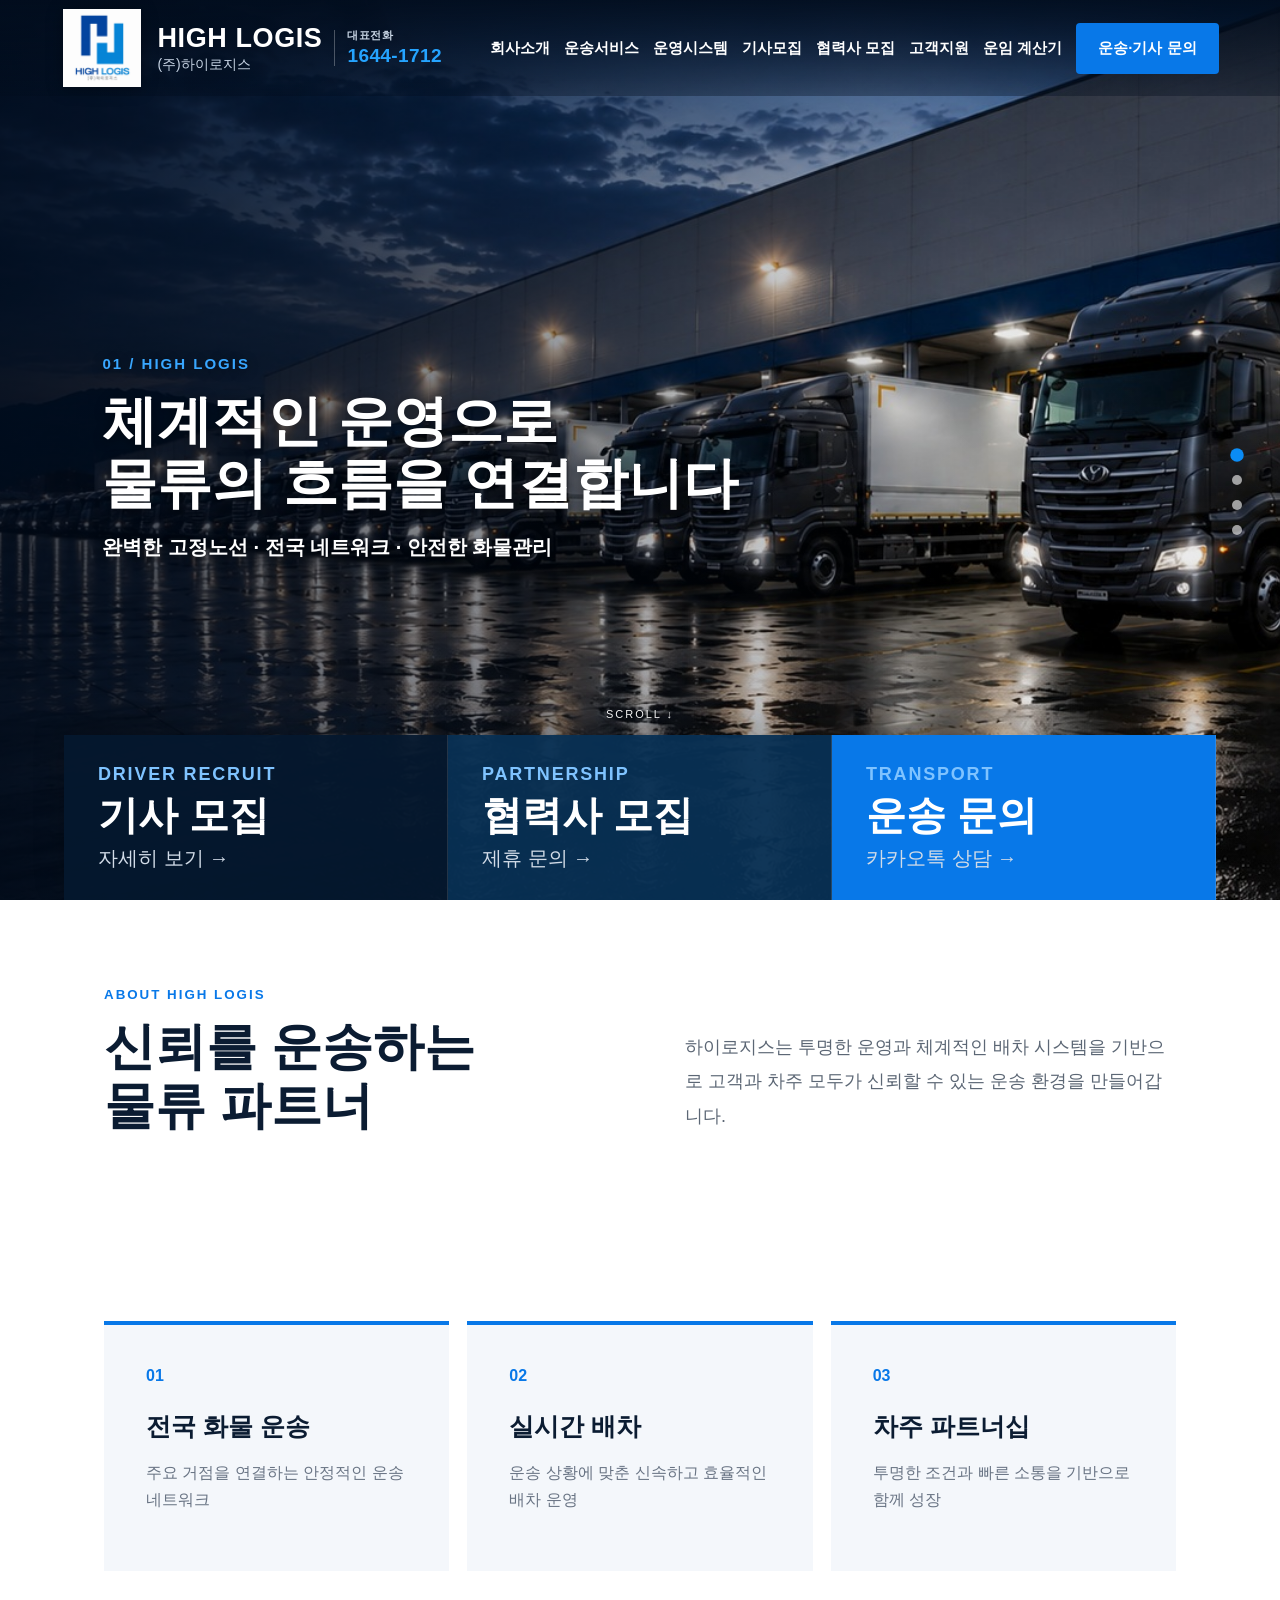
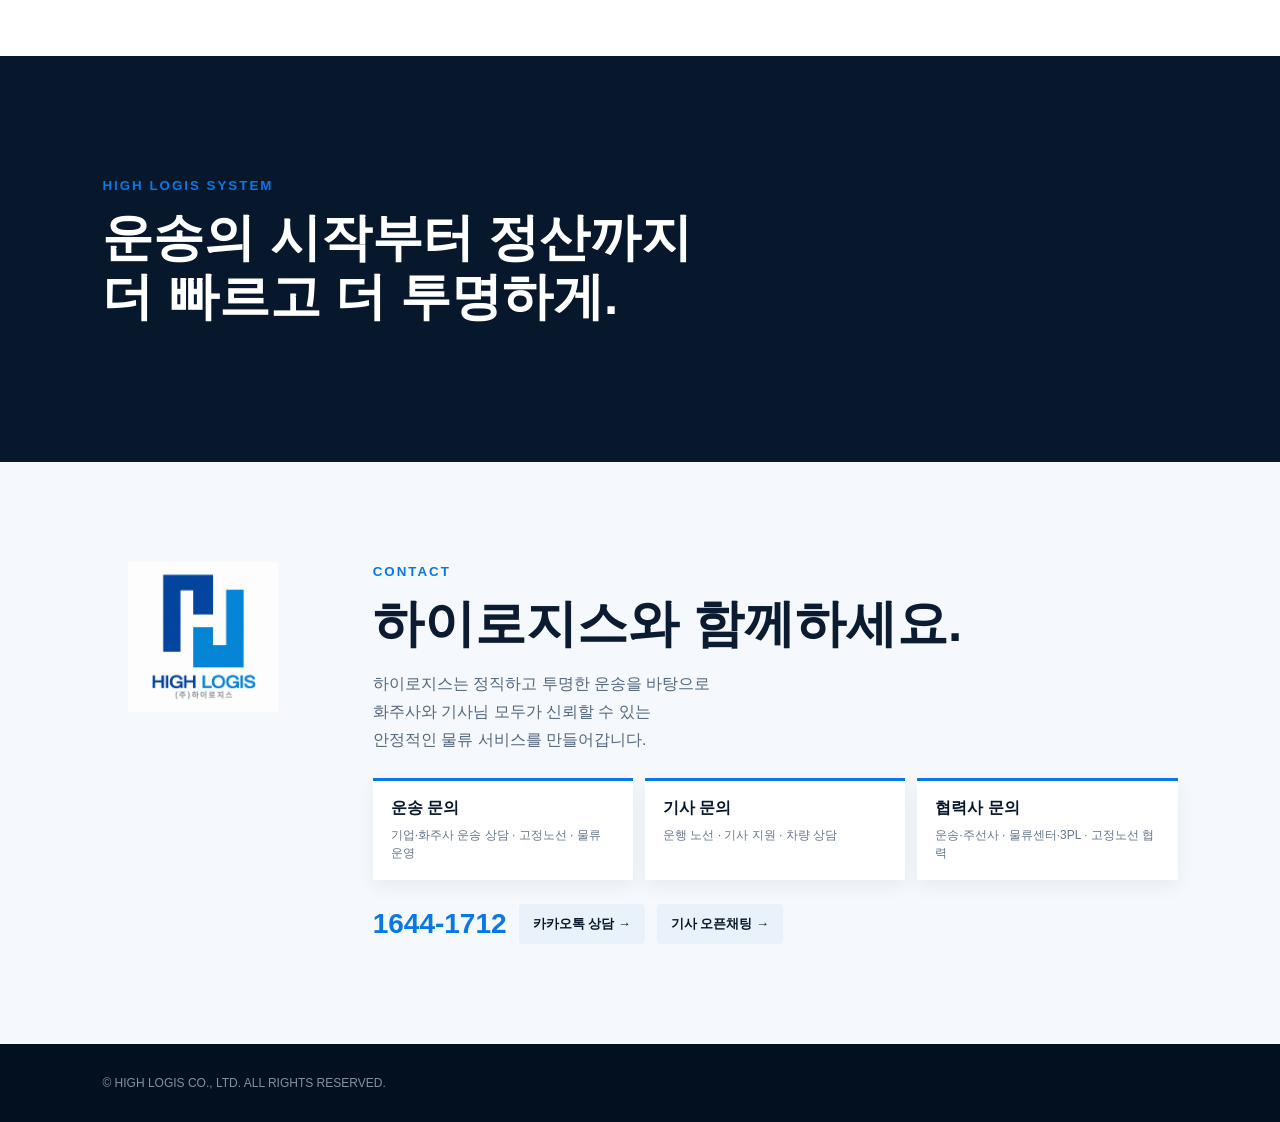
<file: index.html>
<!doctype html>
<html lang="ko">
<head>
  <meta charset="utf-8">
  <meta name="viewport" content="width=device-width,initial-scale=1">
  <meta name="description" content="주식회사 하이로지스 - 정직한 운송, 빠른 정산">
  <title>주식회사 하이로지스 | HIGH LOGIS</title>
  <link rel="stylesheet" href="style.css?v=20">
</head>
<body>
<header class="header">
  <a class="brand" href="#top"><img src="logo.png" alt="HIGH LOGIS"><span><strong>HIGH LOGIS</strong><small>(주)하이로지스</small></span></a>
  <a class="header-phone" href="tel:1644-1712"><small>대표전화</small><strong>1644-1712</strong></a>
  <nav class="nav">
    <a href="about.html">회사소개</a>
    <a href="service.html">운송서비스</a>
    <a href="system.html" onclick="window.location.href='system.html'; return false;">운영시스템</a>
    <a href="driver.html#driver-apply">기사모집</a>
    <a href="partner.html">협력사 모집</a>
    <a href="support.html">고객지원</a>
    <a href="calculator.html">운임 계산기</a>
  </nav>
  <a class="cta inquiry-open" href="#">운송·기사 문의</a>
</header>

<main id="top">
<section class="hero" aria-label="하이로지스 메인 슬라이드">
  <div class="slides">
    <!-- 확정 순서: 기존 3 → 2 → 1 → 4 -->
    <article class="slide active" style="--bg:url('slide3.jpg')"><div class="shade"></div><div class="copy"><span>01 / HIGH LOGIS</span><h1>체계적인 운영으로<br>물류의 흐름을 연결합니다</h1><p>완벽한 고정노선 · 전국 네트워크 · 안전한 화물관리</p></div></article>
    <article class="slide" style="--bg:url('slide2.jpg')"><div class="shade"></div><div class="copy dark"><span>02 / TRANSPORT</span><h2>전국을 연결하는<br>전문 운송 서비스</h2><p>수도권부터 중·장거리까지 안정적인 운송 서비스를 제공합니다.</p></div></article>
    <article class="slide" style="--bg:url('slide1.jpg')"><div class="shade"></div><div class="copy"><span>03 / TRUST</span><h2>정직한 운송,<br>빠른 정산</h2><p>신뢰로 연결하는 운송 파트너, 하이로지스</p></div></article>
    <article class="slide" style="--bg:url('slide4.jpg')"><div class="shade"></div><div class="copy dark"><span>04 / PROMISE</span><h2>24시간 멈추지 않는<br>하이로지스의 약속</h2><p>고객의 소중한 화물을 안전하고 신속하게 목적지까지 운송합니다.</p></div></article>
  </div>
  <div class="dots" aria-label="슬라이드 선택"><button class="on" aria-label="1번"></button><button aria-label="2번"></button><button aria-label="3번"></button><button aria-label="4번"></button></div>
  <div class="scroll">SCROLL ↓</div>
  <div class="quickbar">
    <a id="drivers" href="driver.html"><small>DRIVER RECRUIT</small><strong>기사 모집</strong><span>자세히 보기 →</span></a>
    <a id="partners" href="partner.html"><small>PARTNERSHIP</small><strong>협력사 모집</strong><span>제휴 문의 →</span></a>
    <a href="https://pf.kakao.com/_xnxcbwX" target="_blank" rel="noopener"><small>TRANSPORT</small><strong>운송 문의</strong><span>카카오톡 상담 →</span></a>
  </div>
</section>

<section id="company" class="section intro"><div><small>ABOUT HIGH LOGIS</small><h2>신뢰를 운송하는<br>물류 파트너</h2></div><p>하이로지스는 투명한 운영과 체계적인 배차 시스템을 기반으로 고객과 차주 모두가 신뢰할 수 있는 운송 환경을 만들어갑니다.</p></section>
<section id="service" class="section cards"><article><b>01</b><h3>전국 화물 운송</h3><p>주요 거점을 연결하는 안정적인 운송 네트워크</p></article><article><b>02</b><h3>실시간 배차</h3><p>운송 상황에 맞춘 신속하고 효율적인 배차 운영</p></article><article><b>03</b><h3>차주 파트너십</h3><p>투명한 조건과 빠른 소통을 기반으로 함께 성장</p></article></section>
<section id="system" class="band"><small>HIGH LOGIS SYSTEM</small><h2>운송의 시작부터 정산까지<br>더 빠르고 더 투명하게.</h2></section>
<section id="contact" class="contact contact-rich"><img src="logo.png" alt="HIGH LOGIS"><div class="contact-main"><small>CONTACT</small><h2>하이로지스와 함께하세요.</h2><p class="contact-intro">하이로지스는 정직하고 투명한 운송을 바탕으로<br>화주사와 기사님 모두가 신뢰할 수 있는<br>안정적인 물류 서비스를 만들어갑니다.</p><div class="contact-services"><div><b>운송 문의</b><span>기업·화주사 운송 상담 · 고정노선 · 물류 운영</span></div><div><b>기사 문의</b><span>운행 노선 · 기사 지원 · 차량 상담</span></div><div><b>협력사 문의</b><span>운송·주선사 · 물류센터·3PL · 고정노선 협력</span></div></div><div class="contact-actions"><a class="contact-phone" href="tel:1644-1712">1644-1712</a><a class="contact-link" href="https://pf.kakao.com/_xnxcbwX" target="_blank" rel="noopener">카카오톡 상담 →</a><a class="contact-link" href="https://open.kakao.com/o/guxIoSJi" target="_blank" rel="noopener">기사 오픈채팅 →</a></div></div></section>
</main>

<div class="inquiry-modal" id="inquiryModal" aria-hidden="true"><div class="inquiry-backdrop"></div><div class="inquiry-box inquiry-box-final"><button class="inquiry-close" aria-label="닫기">×</button><small>HIGH LOGIS CONTACT</small><h2>하이로지스 빠른 문의</h2><p>원하시는 상담 방법을 선택해 주세요.</p><div class="inquiry-chat-links"><a class="inquiry-chat kakao" href="https://pf.kakao.com/_xnxcbwX" target="_blank" rel="noopener"><span><small>KAKAO CHANNEL</small><b>카카오톡 1:1 문의</b><em>운송 · 배차 · 정산 · 차량 · 협력 문의</em></span><strong>→</strong></a><a class="inquiry-chat openchat" href="https://open.kakao.com/o/guxIoSJi" target="_blank" rel="noopener"><span><small>DRIVER OPEN CHAT</small><b>기사 오픈채팅방 입장</b><em>노선 정보 · 기사 모집 · 운행 관련 정보</em></span><strong>→</strong></a></div><div class="inquiry-divider"><span>문의 유형 바로가기</span></div><div class="inquiry-options"><a href="https://pf.kakao.com/_xnxcbwX" target="_blank" rel="noopener"><b>운송 문의</b><span>운송 상담 바로가기 →</span></a><a href="driver.html#driver-apply"><b>기사 문의</b><span>기사 지원 신청서 →</span></a><a href="partner.html#partner-apply"><b>협력사 문의</b><span>협력 신청서 작성 →</span></a></div><a class="inquiry-phone" href="tel:1644-1712">대표전화 1644-1712</a></div></div>
<footer>© HIGH LOGIS CO., LTD. ALL RIGHTS RESERVED.</footer>
<script src="script.js?v=9"></script>
</body>
</html>
</file>
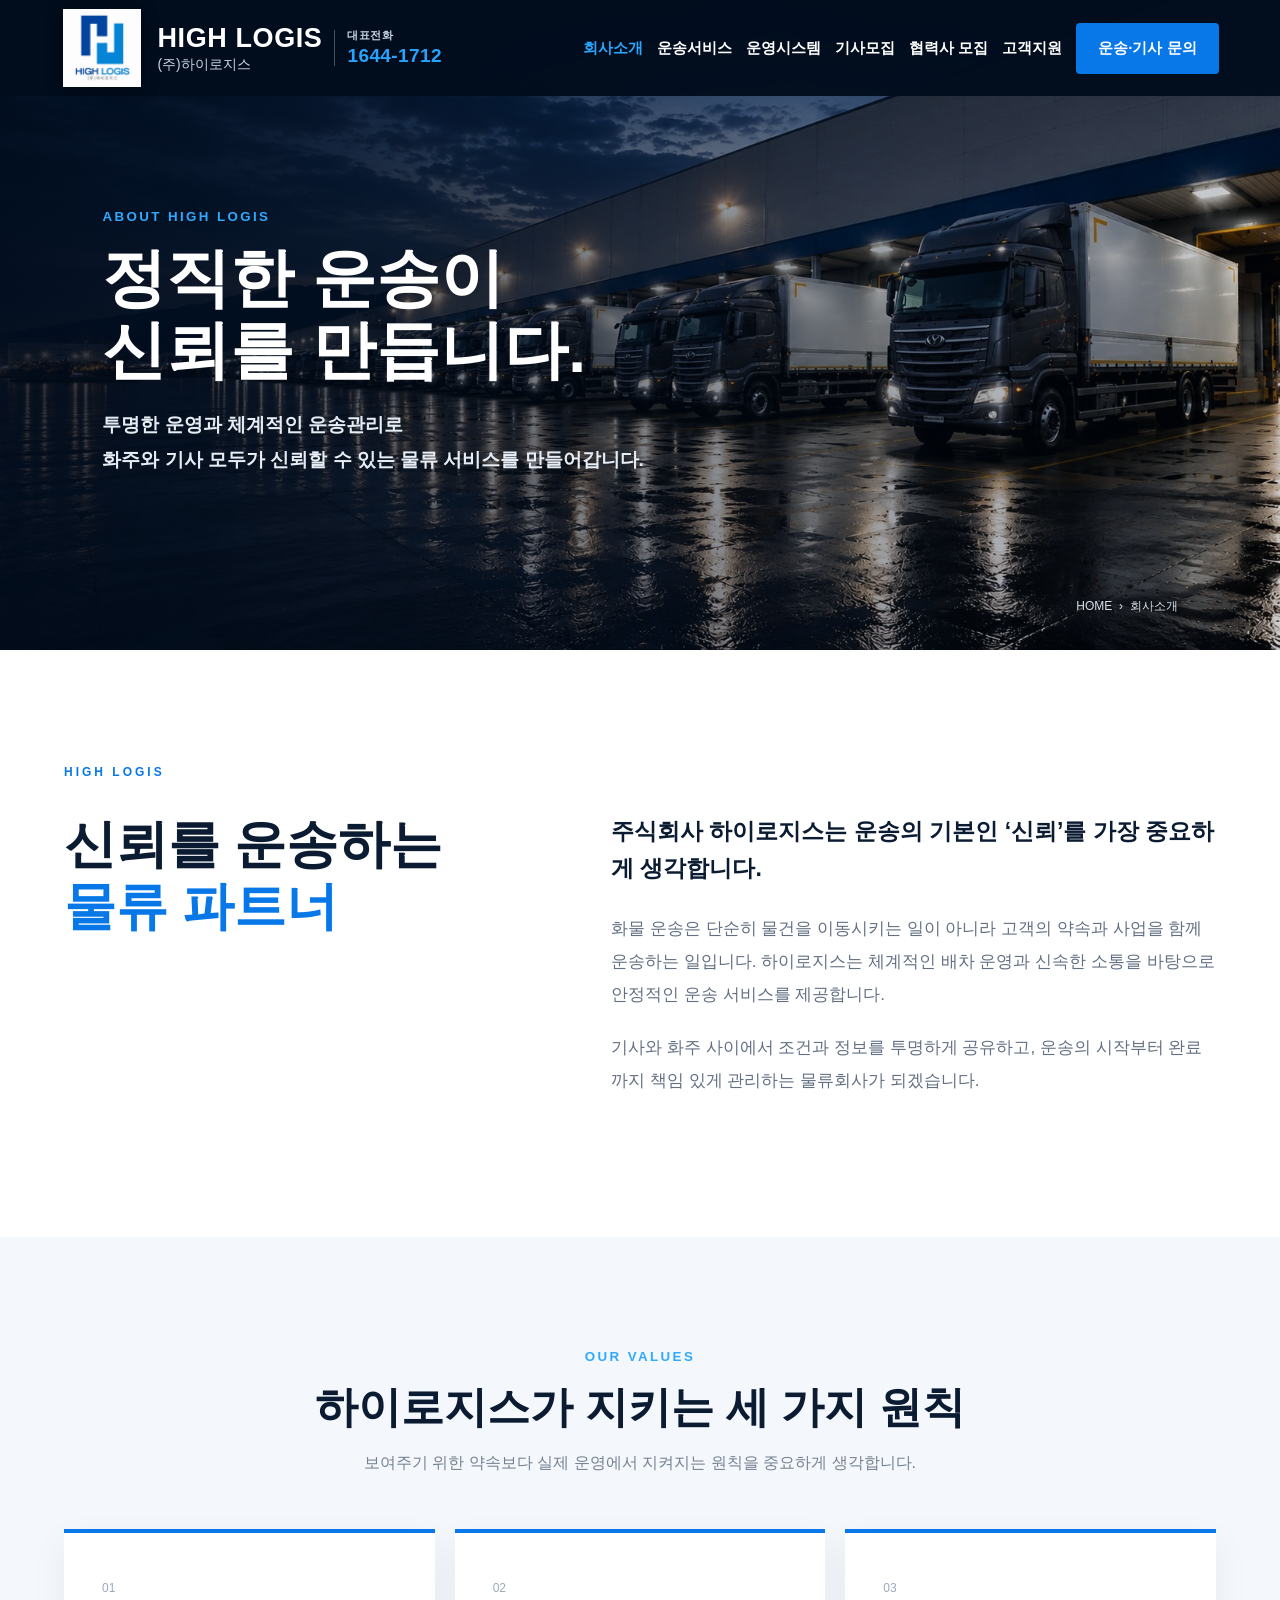
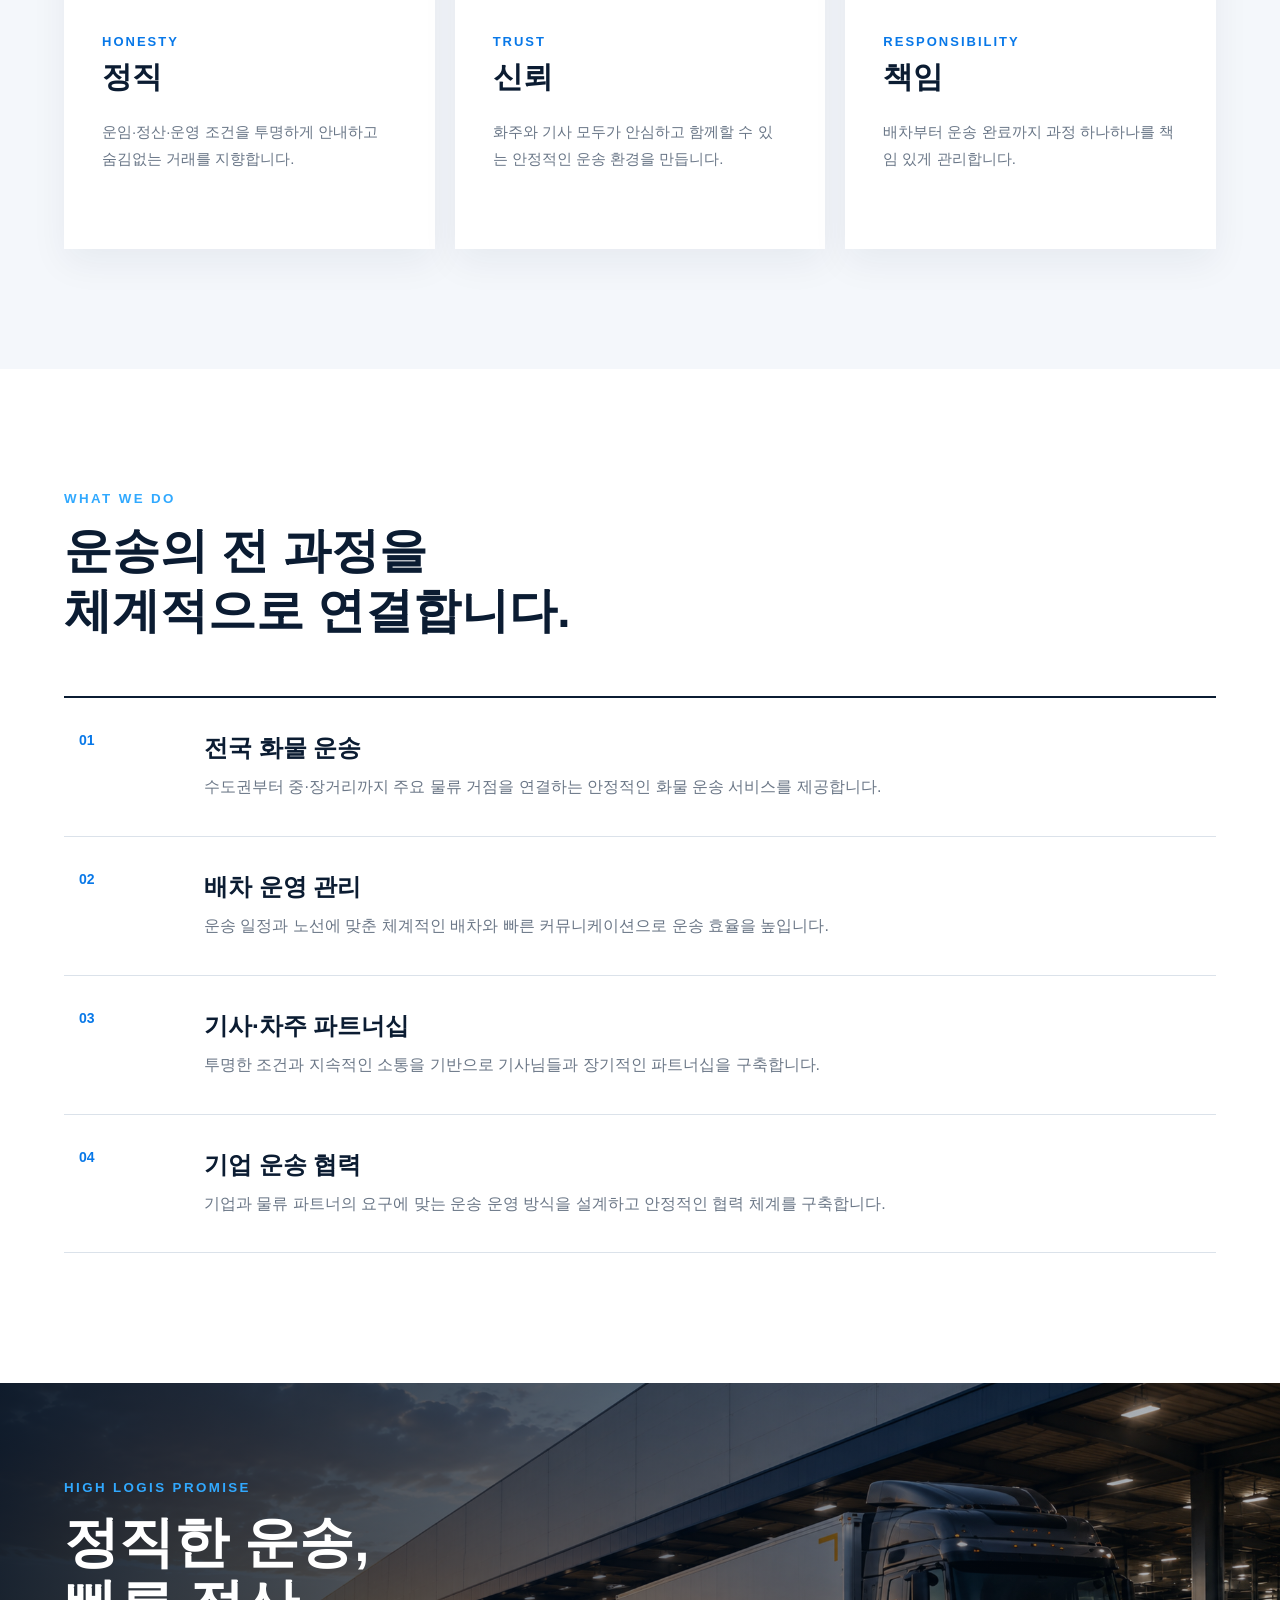
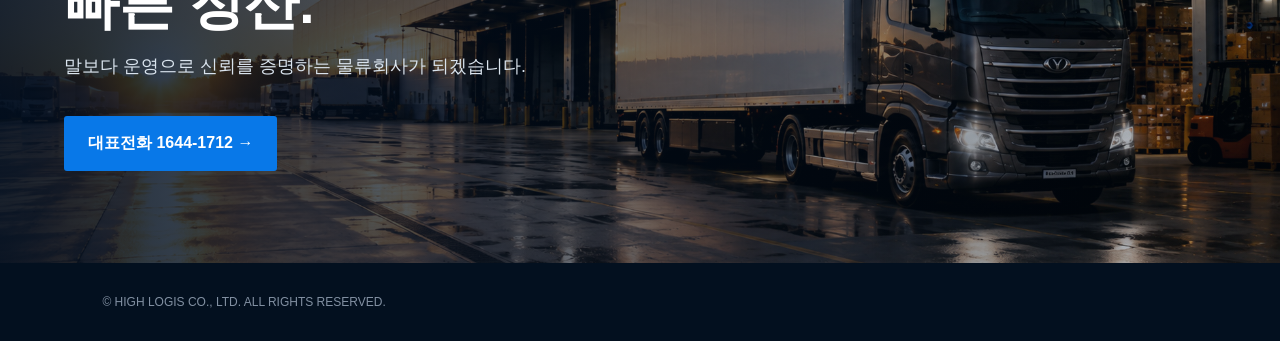
<file: about.html>
<!doctype html>
<html lang="ko">
<head>
  <meta charset="utf-8">
  <meta name="viewport" content="width=device-width,initial-scale=1">
  <meta name="description" content="주식회사 하이로지스 회사소개 - 정직한 운송, 신뢰로 연결합니다">
  <title>회사소개 | 주식회사 하이로지스</title>
  <link rel="stylesheet" href="style.css?v=20">
  <link rel="stylesheet" href="about.css?v=20">
</head>
<body class="subpage">
<header class="header sub-header">
  <a class="brand" href="index.html#top"><img src="logo.png" alt="HIGH LOGIS"><span><strong>HIGH LOGIS</strong><small>(주)하이로지스</small></span></a>
  <a class="header-phone" href="tel:1644-1712"><small>대표전화</small><strong>1644-1712</strong></a>
  <nav class="nav">
    <a class="active" href="about.html">회사소개</a><a href="service.html">운송서비스</a><a href="system.html">운영시스템</a><a href="driver.html#driver-apply">기사모집</a><a href="partner.html">협력사 모집</a><a href="support.html">고객지원</a>
  </nav>
  <a class="cta inquiry-open" href="#">운송·기사 문의</a>
</header>

<main>
  <section class="about-hero">
    <div class="about-shade"></div>
    <div class="about-hero-copy">
      <small>ABOUT HIGH LOGIS</small>
      <h1>정직한 운송이<br>신뢰를 만듭니다.</h1>
      <p>투명한 운영과 체계적인 운송관리로<br>화주와 기사 모두가 신뢰할 수 있는 물류 서비스를 만들어갑니다.</p>
    </div>
    <div class="about-path">HOME &nbsp;›&nbsp; 회사소개</div>
  </section>

  <section class="about-intro wrap">
    <div class="eyebrow">HIGH LOGIS</div>
    <div class="intro-grid">
      <h2>신뢰를 운송하는<br><em>물류 파트너</em></h2>
      <div class="intro-text">
        <strong>주식회사 하이로지스는 운송의 기본인 ‘신뢰’를 가장 중요하게 생각합니다.</strong>
        <p>화물 운송은 단순히 물건을 이동시키는 일이 아니라 고객의 약속과 사업을 함께 운송하는 일입니다. 하이로지스는 체계적인 배차 운영과 신속한 소통을 바탕으로 안정적인 운송 서비스를 제공합니다.</p>
        <p>기사와 화주 사이에서 조건과 정보를 투명하게 공유하고, 운송의 시작부터 완료까지 책임 있게 관리하는 물류회사가 되겠습니다.</p>
      </div>
    </div>
  </section>

  <section class="values">
    <div class="wrap">
      <div class="section-head"><small>OUR VALUES</small><h2>하이로지스가 지키는 세 가지 원칙</h2><p>보여주기 위한 약속보다 실제 운영에서 지켜지는 원칙을 중요하게 생각합니다.</p></div>
      <div class="value-grid">
        <article><span>01</span><b>HONESTY</b><h3>정직</h3><p>운임·정산·운영 조건을 투명하게 안내하고 숨김없는 거래를 지향합니다.</p></article>
        <article><span>02</span><b>TRUST</b><h3>신뢰</h3><p>화주와 기사 모두가 안심하고 함께할 수 있는 안정적인 운송 환경을 만듭니다.</p></article>
        <article><span>03</span><b>RESPONSIBILITY</b><h3>책임</h3><p>배차부터 운송 완료까지 과정 하나하나를 책임 있게 관리합니다.</p></article>
      </div>
    </div>
  </section>

  <section class="business wrap">
    <div class="section-head left"><small>WHAT WE DO</small><h2>운송의 전 과정을<br>체계적으로 연결합니다.</h2></div>
    <div class="business-grid">
      <article><span>01</span><div><h3>전국 화물 운송</h3><p>수도권부터 중·장거리까지 주요 물류 거점을 연결하는 안정적인 화물 운송 서비스를 제공합니다.</p></div></article>
      <article><span>02</span><div><h3>배차 운영 관리</h3><p>운송 일정과 노선에 맞춘 체계적인 배차와 빠른 커뮤니케이션으로 운송 효율을 높입니다.</p></div></article>
      <article><span>03</span><div><h3>기사·차주 파트너십</h3><p>투명한 조건과 지속적인 소통을 기반으로 기사님들과 장기적인 파트너십을 구축합니다.</p></div></article>
      <article><span>04</span><div><h3>기업 운송 협력</h3><p>기업과 물류 파트너의 요구에 맞는 운송 운영 방식을 설계하고 안정적인 협력 체계를 구축합니다.</p></div></article>
    </div>
  </section>

  <section class="promise">
    <div class="promise-shade"></div>
    <div class="wrap promise-copy"><small>HIGH LOGIS PROMISE</small><h2>정직한 운송,<br>빠른 정산.</h2><p>말보다 운영으로 신뢰를 증명하는 물류회사가 되겠습니다.</p><a href="tel:1644-1712">대표전화 1644-1712 →</a></div>
  </section>
</main>

<div class="inquiry-modal" id="inquiryModal" aria-hidden="true"><div class="inquiry-backdrop"></div><div class="inquiry-box inquiry-box-final"><button class="inquiry-close" aria-label="닫기">×</button><small>HIGH LOGIS CONTACT</small><h2>하이로지스 빠른 문의</h2><p>원하시는 상담 방법을 선택해 주세요.</p><div class="inquiry-chat-links"><a class="inquiry-chat kakao" href="https://pf.kakao.com/_xnxcbwX" target="_blank" rel="noopener"><span><small>KAKAO CHANNEL</small><b>카카오톡 1:1 문의</b><em>운송 · 배차 · 정산 · 차량 · 협력 문의</em></span><strong>→</strong></a><a class="inquiry-chat openchat" href="https://open.kakao.com/o/guxIoSJi" target="_blank" rel="noopener"><span><small>DRIVER OPEN CHAT</small><b>기사 오픈채팅방 입장</b><em>노선 정보 · 기사 모집 · 운행 관련 정보</em></span><strong>→</strong></a></div><div class="inquiry-divider"><span>문의 유형 바로가기</span></div><div class="inquiry-options"><a href="https://pf.kakao.com/_xnxcbwX" target="_blank" rel="noopener"><b>운송 문의</b><span>운송 상담 바로가기 →</span></a><a href="driver.html#driver-apply"><b>기사 문의</b><span>기사 지원 신청서 →</span></a><a href="partner.html#partner-apply"><b>협력사 문의</b><span>협력 신청서 작성 →</span></a></div><a class="inquiry-phone" href="tel:1644-1712">대표전화 1644-1712</a></div></div>
<footer>© HIGH LOGIS CO., LTD. ALL RIGHTS RESERVED.</footer>
<script src="script.js?v=9"></script>
</body>
</html>
</file>
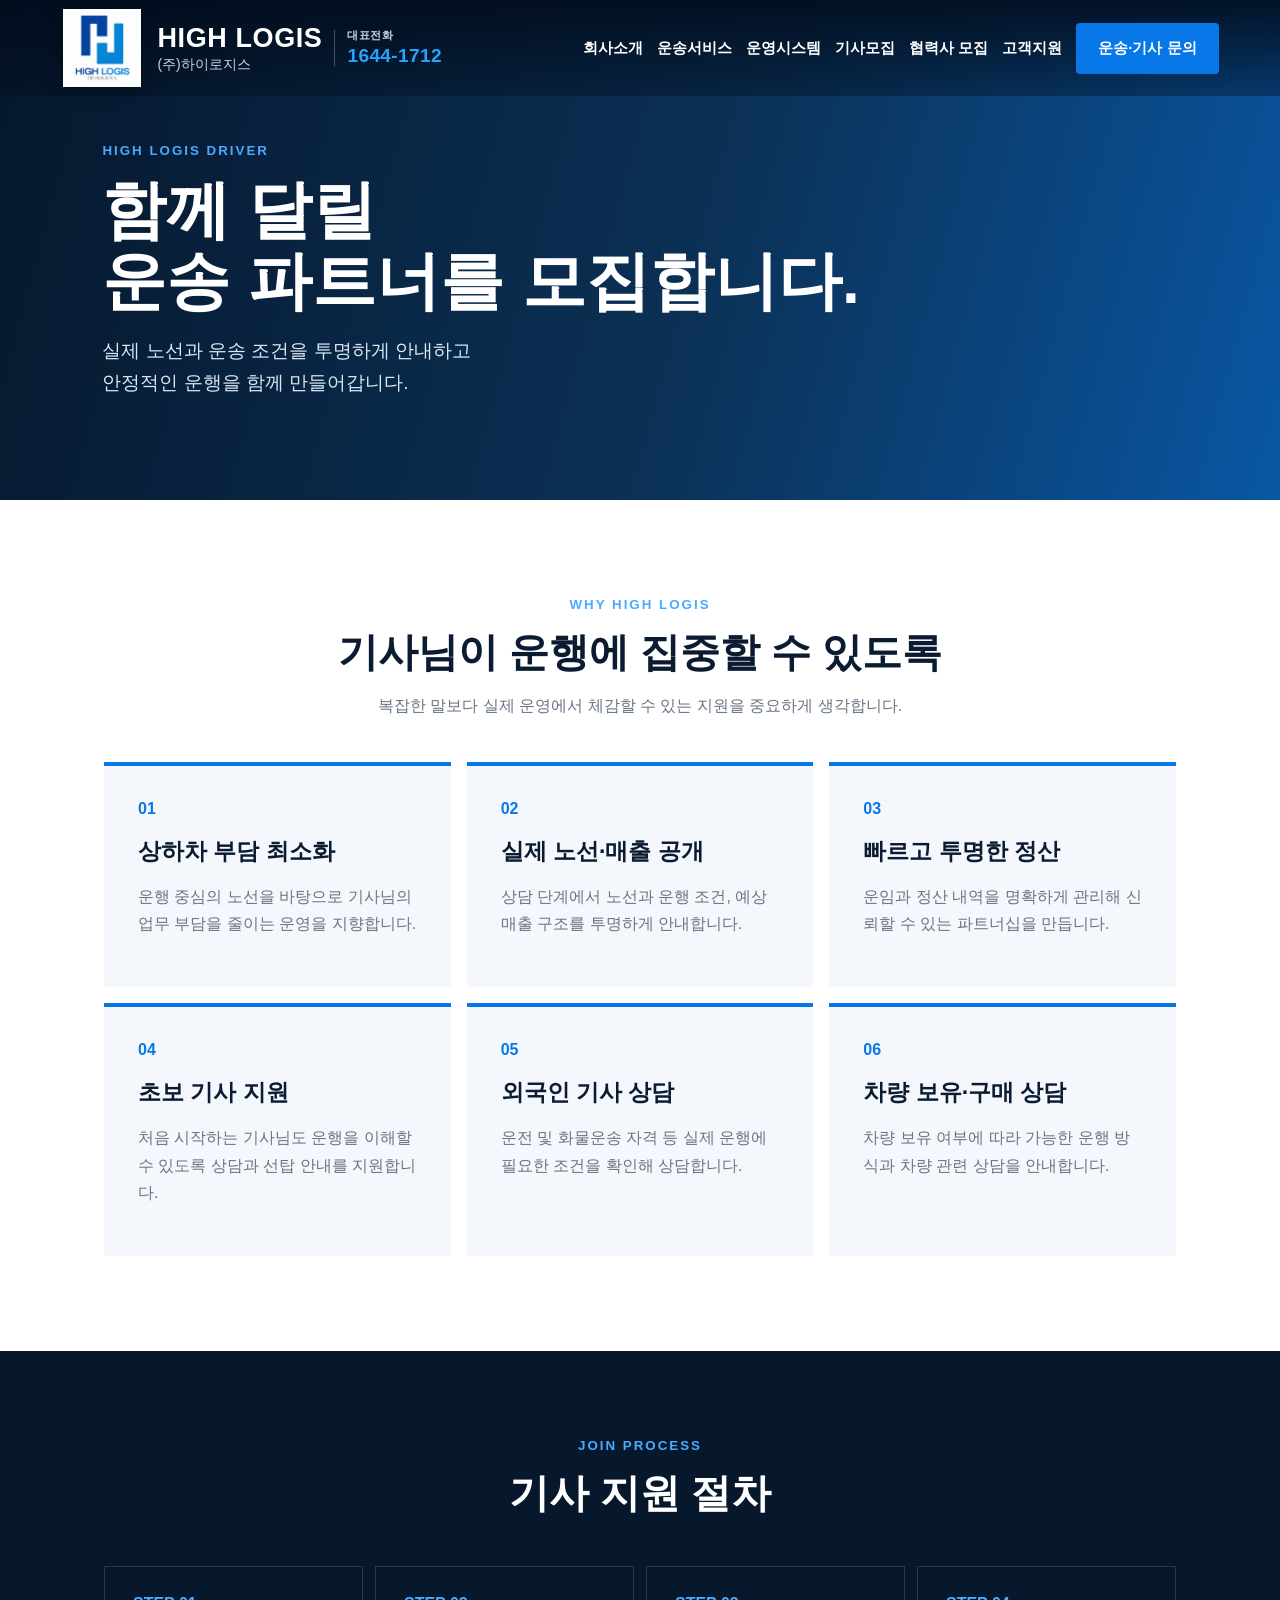
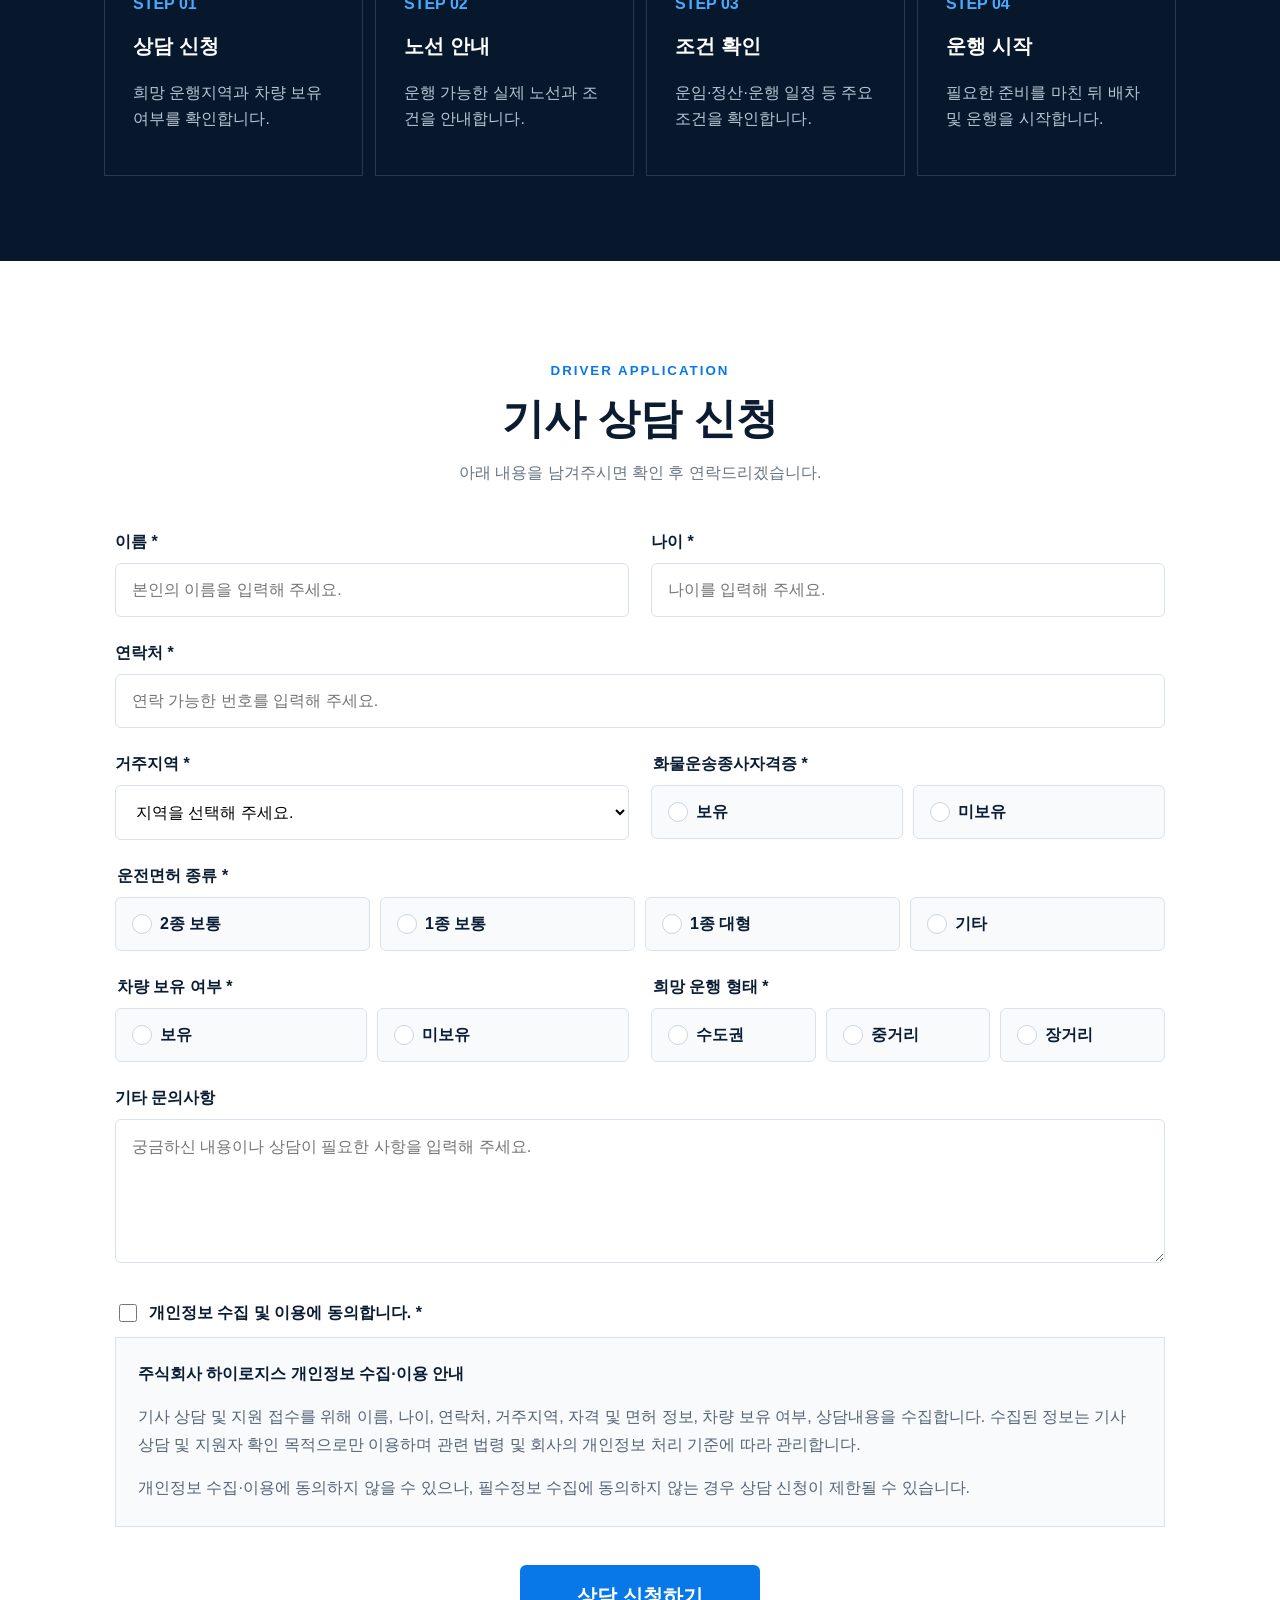
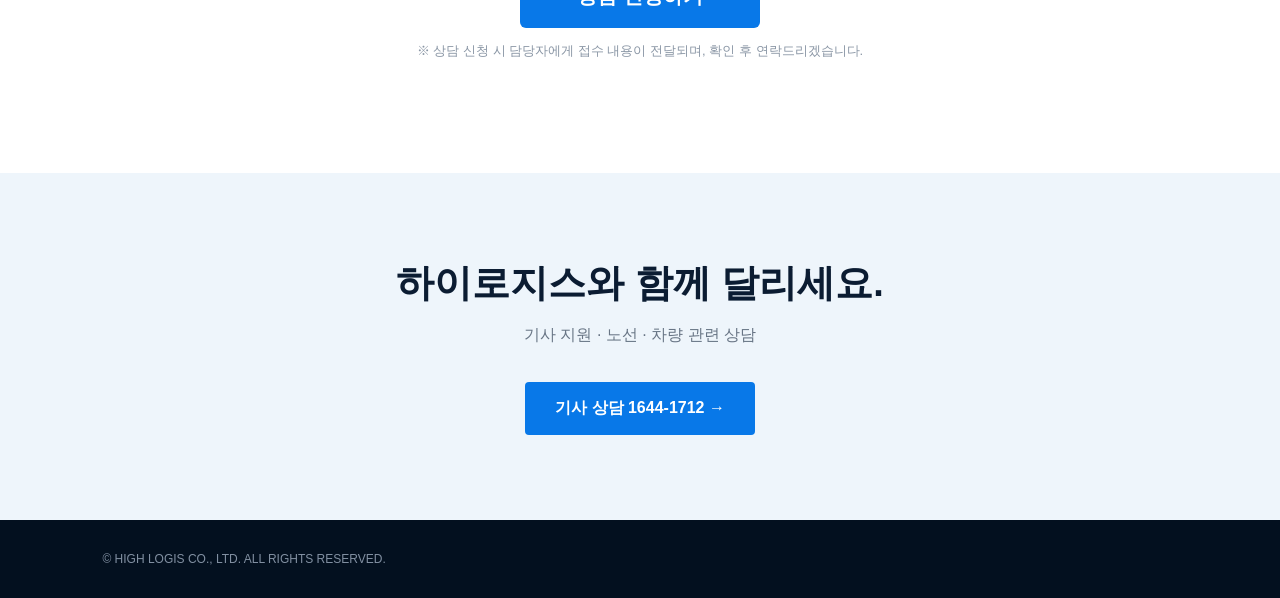
<file: driver.html>
<!doctype html><html lang="ko"><head><meta charset="utf-8"><meta name="viewport" content="width=device-width,initial-scale=1"><title>기사모집 | 주식회사 하이로지스</title><link rel="stylesheet" href="style.css?v=20"><link rel="stylesheet" href="recruit.css?v=20"></head><body class="subpage">
<header class="header sub-header"><a class="brand" href="index.html#top"><img src="logo.png" alt="HIGH LOGIS"><span><strong>HIGH LOGIS</strong><small>(주)하이로지스</small></span></a><a class="header-phone" href="tel:1644-1712"><small>대표전화</small><strong>1644-1712</strong></a><nav class="nav"><a href="about.html">회사소개</a><a href="service.html">운송서비스</a><a href="system.html">운영시스템</a><a class="active" href="driver.html#driver-apply">기사모집</a><a href="partner.html">협력사 모집</a><a href="support.html">고객지원</a></nav><a href="#" class="cta inquiry-open">운송·기사 문의</a></header>
<main><section class="recruit-hero"><div><small>HIGH LOGIS DRIVER</small><h1>함께 달릴<br>운송 파트너를 모집합니다.</h1><p>실제 노선과 운송 조건을 투명하게 안내하고<br>안정적인 운행을 함께 만들어갑니다.</p></div></section>
<section class="recruit-wrap"><div class="recruit-head"><small>WHY HIGH LOGIS</small><h2>기사님이 운행에 집중할 수 있도록</h2><p>복잡한 말보다 실제 운영에서 체감할 수 있는 지원을 중요하게 생각합니다.</p></div><div class="benefit-grid"><article><span>01</span><h3>상하차 부담 최소화</h3><p>운행 중심의 노선을 바탕으로 기사님의 업무 부담을 줄이는 운영을 지향합니다.</p></article><article><span>02</span><h3>실제 노선·매출 공개</h3><p>상담 단계에서 노선과 운행 조건, 예상 매출 구조를 투명하게 안내합니다.</p></article><article><span>03</span><h3>빠르고 투명한 정산</h3><p>운임과 정산 내역을 명확하게 관리해 신뢰할 수 있는 파트너십을 만듭니다.</p></article><article><span>04</span><h3>초보 기사 지원</h3><p>처음 시작하는 기사님도 운행을 이해할 수 있도록 상담과 선탑 안내를 지원합니다.</p></article><article><span>05</span><h3>외국인 기사 상담</h3><p>운전 및 화물운송 자격 등 실제 운행에 필요한 조건을 확인해 상담합니다.</p></article><article><span>06</span><h3>차량 보유·구매 상담</h3><p>차량 보유 여부에 따라 가능한 운행 방식과 차량 관련 상담을 안내합니다.</p></article></div></section>
<section class="recruit-dark"><div class="recruit-wrap"><div class="recruit-head"><small>JOIN PROCESS</small><h2>기사 지원 절차</h2></div><div class="process"><article><b>STEP 01</b><h3>상담 신청</h3><p>희망 운행지역과 차량 보유 여부를 확인합니다.</p></article><article><b>STEP 02</b><h3>노선 안내</h3><p>운행 가능한 실제 노선과 조건을 안내합니다.</p></article><article><b>STEP 03</b><h3>조건 확인</h3><p>운임·정산·운행 일정 등 주요 조건을 확인합니다.</p></article><article><b>STEP 04</b><h3>운행 시작</h3><p>필요한 준비를 마친 뒤 배차 및 운행을 시작합니다.</p></article></div></div></section>
<section class="driver-apply" id="driver-apply"><div class="apply-inner"><div class="apply-title"><small>DRIVER APPLICATION</small><h2>기사 상담 신청</h2><p>아래 내용을 남겨주시면 확인 후 연락드리겠습니다.</p></div>
<form class="apply-form" id="driverApplyForm" action="https://formsubmit.co/ajax/highlogis@naver.com" method="POST">
<input type="hidden" name="_subject" value="[하이로지스 홈페이지] 신규 기사 상담 신청">
<input type="hidden" name="_template" value="table">
<input type="hidden" name="_captcha" value="false">
<input type="text" name="_honey" style="display:none">
<div class="form-grid"><label><span>이름 *</span><input type="text" name="이름" placeholder="본인의 이름을 입력해 주세요." required></label><label><span>나이 *</span><input type="number" name="나이" placeholder="나이를 입력해 주세요." required></label><label class="wide"><span>연락처 *</span><input type="tel" name="연락처" placeholder="연락 가능한 번호를 입력해 주세요." required></label><label><span>거주지역 *</span><select name="거주지역" required><option value="">지역을 선택해 주세요.</option><option>서울</option><option>인천</option><option>경기</option><option>충청권</option><option>강원권</option><option>전라권</option><option>경상권</option><option>기타</option></select></label><fieldset><legend>화물운송종사자격증 *</legend><div class="choice-row"><label><input type="radio" name="화물운송종사자격증" value="보유" required><span>보유</span></label><label><input type="radio" name="화물운송종사자격증" value="미보유"><span>미보유</span></label></div></fieldset><fieldset class="wide"><legend>운전면허 종류 *</legend><div class="choice-row four"><label><input type="radio" name="운전면허" value="2종 보통" required><span>2종 보통</span></label><label><input type="radio" name="운전면허" value="1종 보통"><span>1종 보통</span></label><label><input type="radio" name="운전면허" value="1종 대형"><span>1종 대형</span></label><label><input type="radio" name="운전면허" value="기타"><span>기타</span></label></div></fieldset><fieldset><legend>차량 보유 여부 *</legend><div class="choice-row"><label><input type="radio" name="차량보유" value="보유" required><span>보유</span></label><label><input type="radio" name="차량보유" value="미보유"><span>미보유</span></label></div></fieldset><fieldset><legend>희망 운행 형태 *</legend><div class="choice-row three"><label><input type="radio" name="희망운행형태" value="수도권" required><span>수도권</span></label><label><input type="radio" name="희망운행형태" value="중거리"><span>중거리</span></label><label><input type="radio" name="희망운행형태" value="장거리"><span>장거리</span></label></div></fieldset><label class="wide"><span>기타 문의사항</span><textarea name="문의사항" rows="6" placeholder="궁금하신 내용이나 상담이 필요한 사항을 입력해 주세요."></textarea></label></div>
<div class="privacy-box"><label class="privacy-check"><input type="checkbox" required><b>개인정보 수집 및 이용에 동의합니다. *</b></label><div class="privacy-text"><b>주식회사 하이로지스 개인정보 수집·이용 안내</b><p>기사 상담 및 지원 접수를 위해 이름, 나이, 연락처, 거주지역, 자격 및 면허 정보, 차량 보유 여부, 상담내용을 수집합니다. 수집된 정보는 기사 상담 및 지원자 확인 목적으로만 이용하며 관련 법령 및 회사의 개인정보 처리 기준에 따라 관리합니다.</p><p>개인정보 수집·이용에 동의하지 않을 수 있으나, 필수정보 수집에 동의하지 않는 경우 상담 신청이 제한될 수 있습니다.</p></div></div><button type="submit" class="apply-submit">상담 신청하기</button><p class="apply-note">※ 상담 신청 시 담당자에게 접수 내용이 전달되며, 확인 후 연락드리겠습니다.</p></form></div></section>
<section class="recruit-cta"><h2>하이로지스와 함께 달리세요.</h2><p>기사 지원 · 노선 · 차량 관련 상담</p><a href="tel:1644-1712">기사 상담 1644-1712 →</a></section></main>
<div class="inquiry-modal" id="inquiryModal" aria-hidden="true"><div class="inquiry-backdrop"></div><div class="inquiry-box inquiry-box-final"><button class="inquiry-close" aria-label="닫기">×</button><small>HIGH LOGIS CONTACT</small><h2>하이로지스 빠른 문의</h2><p>원하시는 상담 방법을 선택해 주세요.</p><div class="inquiry-chat-links"><a class="inquiry-chat kakao" href="https://pf.kakao.com/_xnxcbwX" target="_blank" rel="noopener"><span><small>KAKAO CHANNEL</small><b>카카오톡 1:1 문의</b><em>운송 · 배차 · 정산 · 차량 · 협력 문의</em></span><strong>→</strong></a><a class="inquiry-chat openchat" href="https://open.kakao.com/o/guxIoSJi" target="_blank" rel="noopener"><span><small>DRIVER OPEN CHAT</small><b>기사 오픈채팅방 입장</b><em>노선 정보 · 기사 모집 · 운행 관련 정보</em></span><strong>→</strong></a></div><div class="inquiry-divider"><span>문의 유형 바로가기</span></div><div class="inquiry-options"><a href="https://pf.kakao.com/_xnxcbwX" target="_blank" rel="noopener"><b>운송 문의</b><span>운송 상담 바로가기 →</span></a><a href="driver.html#driver-apply"><b>기사 문의</b><span>기사 지원 신청서 →</span></a><a href="partner.html#partner-apply"><b>협력사 문의</b><span>협력 신청서 작성 →</span></a></div><a class="inquiry-phone" href="tel:1644-1712">대표전화 1644-1712</a></div></div><footer>© HIGH LOGIS CO., LTD. ALL RIGHTS RESERVED.</footer><script src="script.js?v=12"></script>


<script>
document.getElementById('driverApplyForm')?.addEventListener('submit', async function(e){
  e.preventDefault();

  const form = this;
  const button = form.querySelector('.apply-submit');
  const originalText = button.textContent;

  if (!form.reportValidity()) return;

  button.disabled = true;
  button.textContent = '접수 중...';

  try {
    const response = await fetch(form.action, {
      method: 'POST',
      body: new FormData(form),
      headers: { 'Accept': 'application/json' }
    });

    const result = await response.json();

    if (!response.ok || result.success === false || result.success === 'false') {
      throw new Error('submit failed');
    }

    alert('상담 신청이 정상적으로 접수되었습니다.\n확인 후 연락드리겠습니다.');
    form.reset();

  } catch (error) {
    alert('접수 중 오류가 발생했습니다.\n잠시 후 다시 시도하시거나 1644-1712로 문의해 주세요.');
  } finally {
    button.disabled = false;
    button.textContent = originalText;
  }
});
</script>

<script>
(function(){
  function goApply(){ if(location.hash==='#driver-apply'){ setTimeout(function(){ document.getElementById('driver-apply')?.scrollIntoView({behavior:'auto',block:'start'}); },80); } }
  window.addEventListener('load',goApply);
  window.addEventListener('hashchange',goApply);
})();
</script></body></html>
</file>
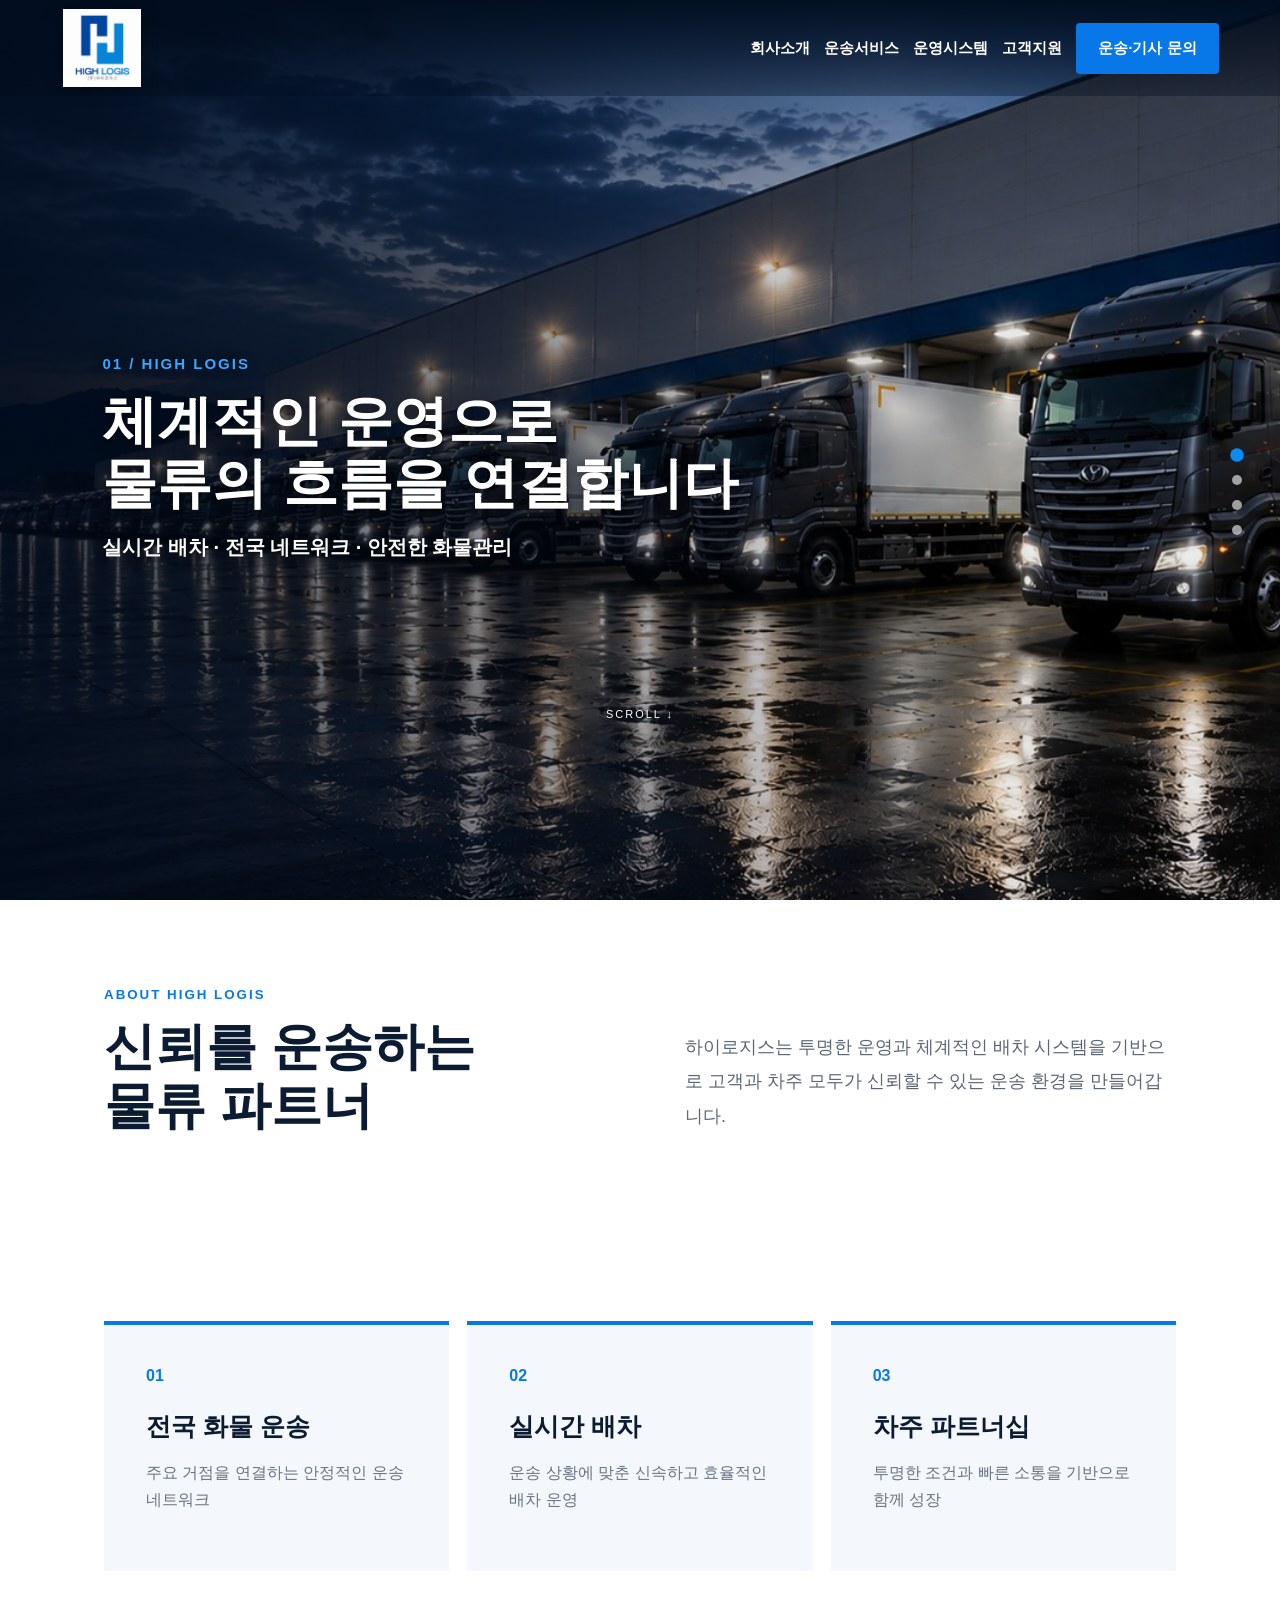
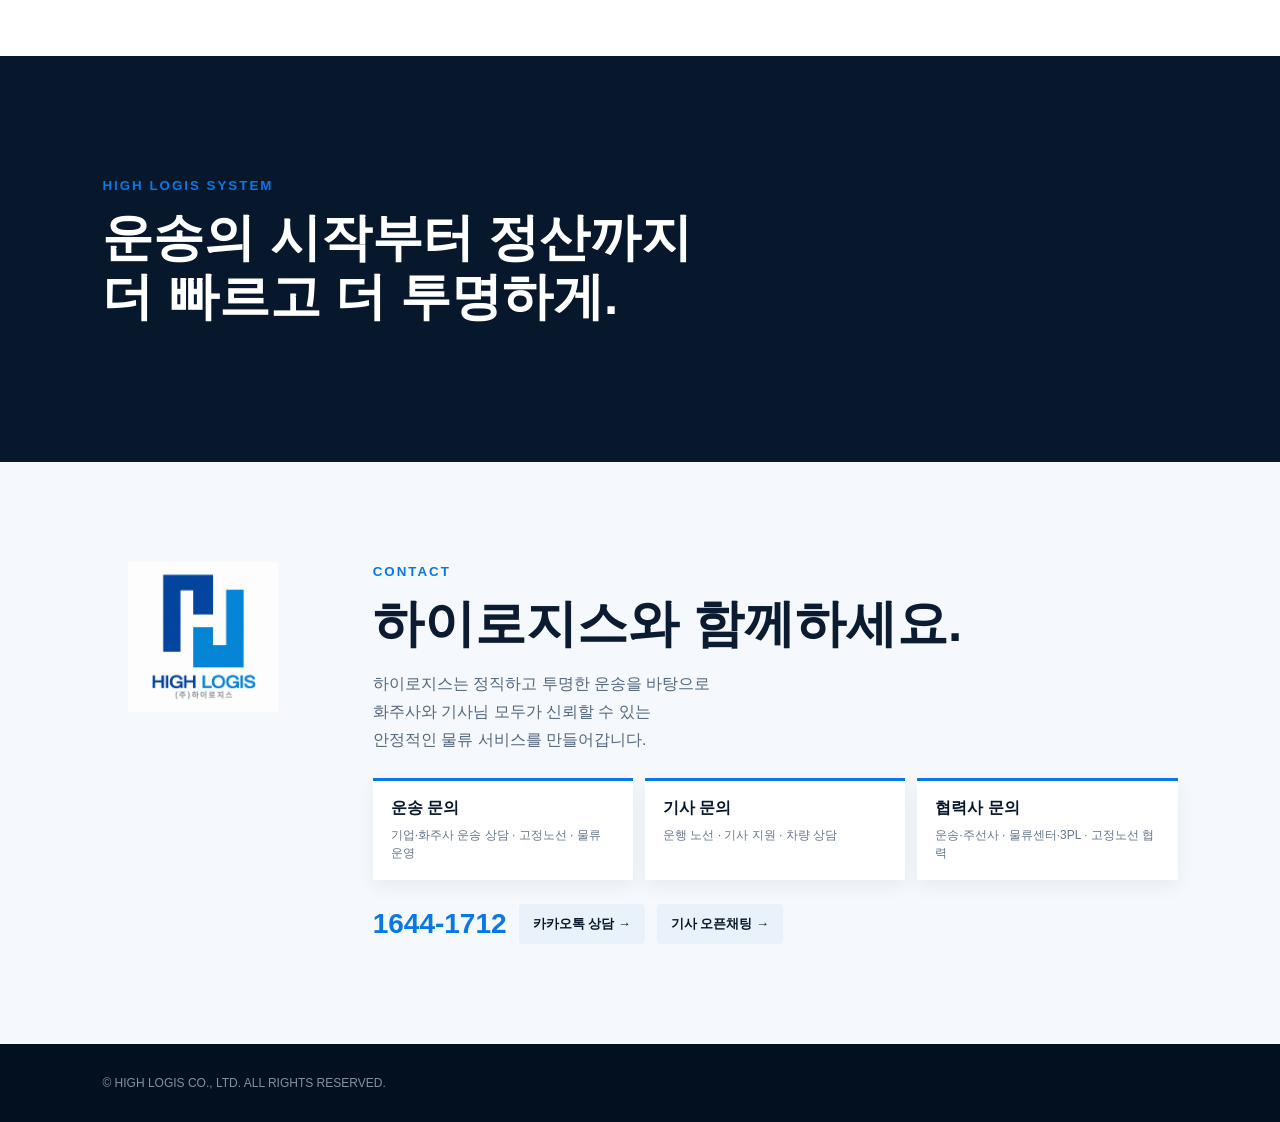
<file: index_fixed.html>
<!doctype html>
<html lang="ko">
<head>
  <meta charset="utf-8">
  <meta name="viewport" content="width=device-width,initial-scale=1">
  <meta name="description" content="주식회사 하이로지스 - 정직한 운송, 빠른 정산">
  <title>주식회사 하이로지스 | HIGH LOGIS</title>
  <link rel="stylesheet" href="style.css">
</head>
<body>
<header class="header">
  <a class="brand" href="#top"><img src="logo.png" alt="HIGH LOGIS 주식회사 하이로지스"></a>
  <nav class="nav">
    <a href="about.html">회사소개</a><a href="service.html">운송서비스</a><a href="system.html">운영시스템</a><a href="support.html">고객지원</a>
  </nav>
  <a class="cta inquiry-open" href="#">운송·기사 문의</a>
</header>

<main id="top">
<section class="hero" aria-label="하이로지스 메인 슬라이드">
  <div class="slides">
    <!-- 확정 순서: 기존 3 → 2 → 1 → 4 -->
    <article class="slide active" style="--bg:url('slide3.jpg')"><div class="shade"></div><div class="copy"><span>01 / HIGH LOGIS</span><h1>체계적인 운영으로<br>물류의 흐름을 연결합니다</h1><p>실시간 배차 · 전국 네트워크 · 안전한 화물관리</p></div></article>
    <article class="slide" style="--bg:url('slide2.jpg')"><div class="shade"></div><div class="copy dark"><span>02 / TRANSPORT</span><h2>전국을 연결하는<br>전문 운송 서비스</h2><p>수도권부터 중·장거리까지 안정적인 운송 서비스를 제공합니다.</p></div></article>
    <article class="slide" style="--bg:url('slide1.jpg')"><div class="shade"></div><div class="copy"><span>03 / TRUST</span><h2>정직한 운송,<br>빠른 정산</h2><p>신뢰로 연결하는 운송 파트너, 하이로지스</p></div></article>
    <article class="slide" style="--bg:url('slide4.jpg')"><div class="shade"></div><div class="copy dark"><span>04 / PROMISE</span><h2>24시간 멈추지 않는<br>하이로지스의 약속</h2><p>고객의 소중한 화물을 안전하고 신속하게 목적지까지 운송합니다.</p></div></article>
  </div>
  <div class="dots" aria-label="슬라이드 선택"><button class="on" aria-label="1번"></button><button aria-label="2번"></button><button aria-label="3번"></button><button aria-label="4번"></button></div>
  <div class="scroll">SCROLL ↓</div>
</section>

<section id="company" class="section intro"><div><small>ABOUT HIGH LOGIS</small><h2>신뢰를 운송하는<br>물류 파트너</h2></div><p>하이로지스는 투명한 운영과 체계적인 배차 시스템을 기반으로 고객과 차주 모두가 신뢰할 수 있는 운송 환경을 만들어갑니다.</p></section>
<section id="service" class="section cards"><article><b>01</b><h3>전국 화물 운송</h3><p>주요 거점을 연결하는 안정적인 운송 네트워크</p></article><article><b>02</b><h3>실시간 배차</h3><p>운송 상황에 맞춘 신속하고 효율적인 배차 운영</p></article><article><b>03</b><h3>차주 파트너십</h3><p>투명한 조건과 빠른 소통을 기반으로 함께 성장</p></article></section>
<section id="system" class="band"><small>HIGH LOGIS SYSTEM</small><h2>운송의 시작부터 정산까지<br>더 빠르고 더 투명하게.</h2></section>
<section id="contact" class="contact contact-rich"><img src="logo.png" alt="HIGH LOGIS"><div class="contact-main"><small>CONTACT</small><h2>하이로지스와 함께하세요.</h2><p class="contact-intro">하이로지스는 정직하고 투명한 운송을 바탕으로<br>화주사와 기사님 모두가 신뢰할 수 있는<br>안정적인 물류 서비스를 만들어갑니다.</p><div class="contact-services"><div><b>운송 문의</b><span>기업·화주사 운송 상담 · 고정노선 · 물류 운영</span></div><div><b>기사 문의</b><span>운행 노선 · 기사 지원 · 차량 상담</span></div><div><b>협력사 문의</b><span>운송·주선사 · 물류센터·3PL · 고정노선 협력</span></div></div><div class="contact-actions"><a class="contact-phone" href="tel:1644-1712">1644-1712</a><a class="contact-link" href="https://pf.kakao.com/_xnxcbwX" target="_blank" rel="noopener">카카오톡 상담 →</a><a class="contact-link" href="https://open.kakao.com/o/guxIoSJi" target="_blank" rel="noopener">기사 오픈채팅 →</a></div></div></section>
</main>

<div class="inquiry-modal" id="inquiryModal" aria-hidden="true"><div class="inquiry-backdrop"></div><div class="inquiry-box inquiry-box-final"><button class="inquiry-close" aria-label="닫기">×</button><small>HIGH LOGIS CONTACT</small><h2>하이로지스 빠른 문의</h2><p>원하시는 상담 방법을 선택해 주세요.</p><div class="inquiry-chat-links"><a class="inquiry-chat kakao" href="https://pf.kakao.com/_xnxcbwX" target="_blank" rel="noopener"><span><small>KAKAO CHANNEL</small><b>카카오톡 1:1 문의</b><em>운송 · 배차 · 정산 · 차량 · 협력 문의</em></span><strong>→</strong></a><a class="inquiry-chat openchat" href="https://open.kakao.com/o/guxIoSJi" target="_blank" rel="noopener"><span><small>DRIVER OPEN CHAT</small><b>기사 오픈채팅방 입장</b><em>노선 정보 · 기사 모집 · 운행 관련 정보</em></span><strong>→</strong></a></div><div class="inquiry-divider"><span>문의 유형 바로가기</span></div><div class="inquiry-options"><a href="https://pf.kakao.com/_xnxcbwX" target="_blank" rel="noopener"><b>운송 문의</b><span>운송 상담 바로가기 →</span></a><a href="driver.html#driver-apply"><b>기사 문의</b><span>기사 지원 신청서 →</span></a><a href="partner.html#partner-apply"><b>협력사 문의</b><span>협력 신청서 작성 →</span></a></div><a class="inquiry-phone" href="tel:1644-1712">대표전화 1644-1712</a></div></div>
<footer>© HIGH LOGIS CO., LTD. ALL RIGHTS RESERVED.</footer>
<script src="script.js"></script>
</body>
</html>
</file>
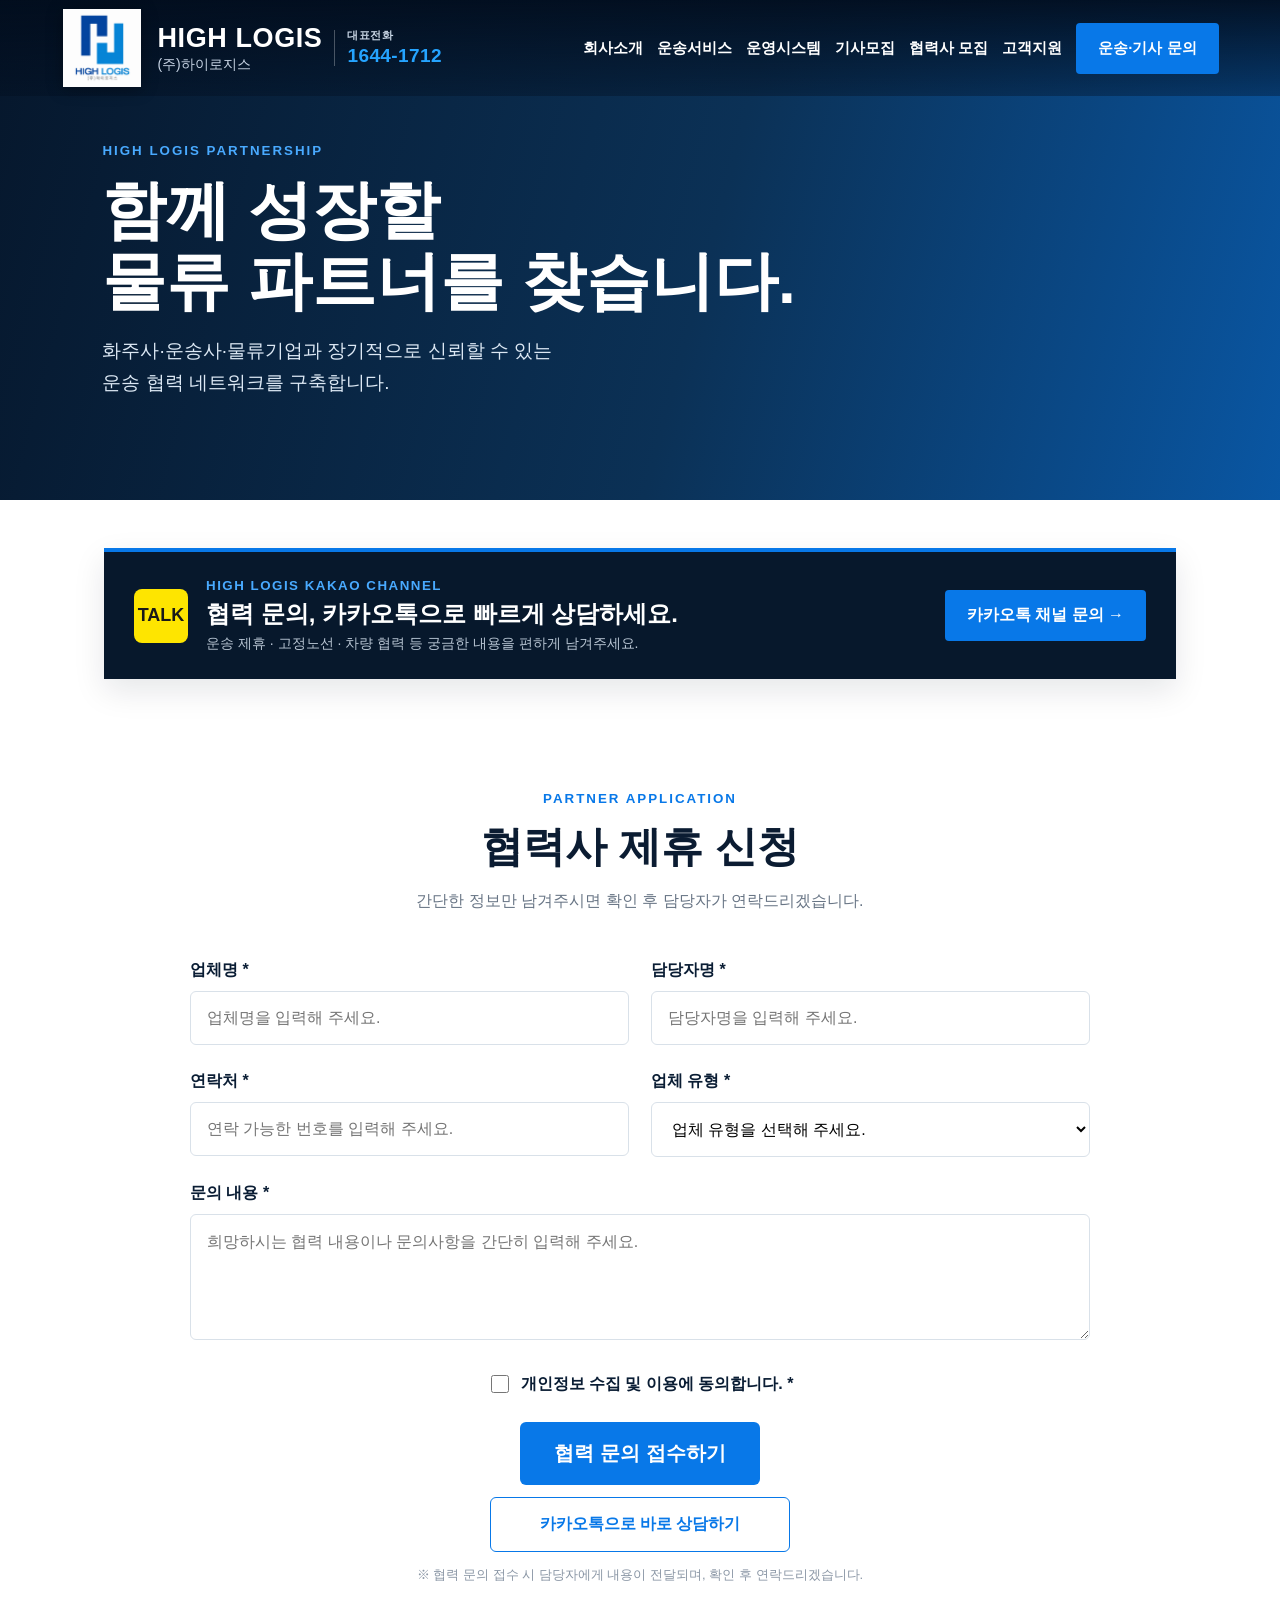
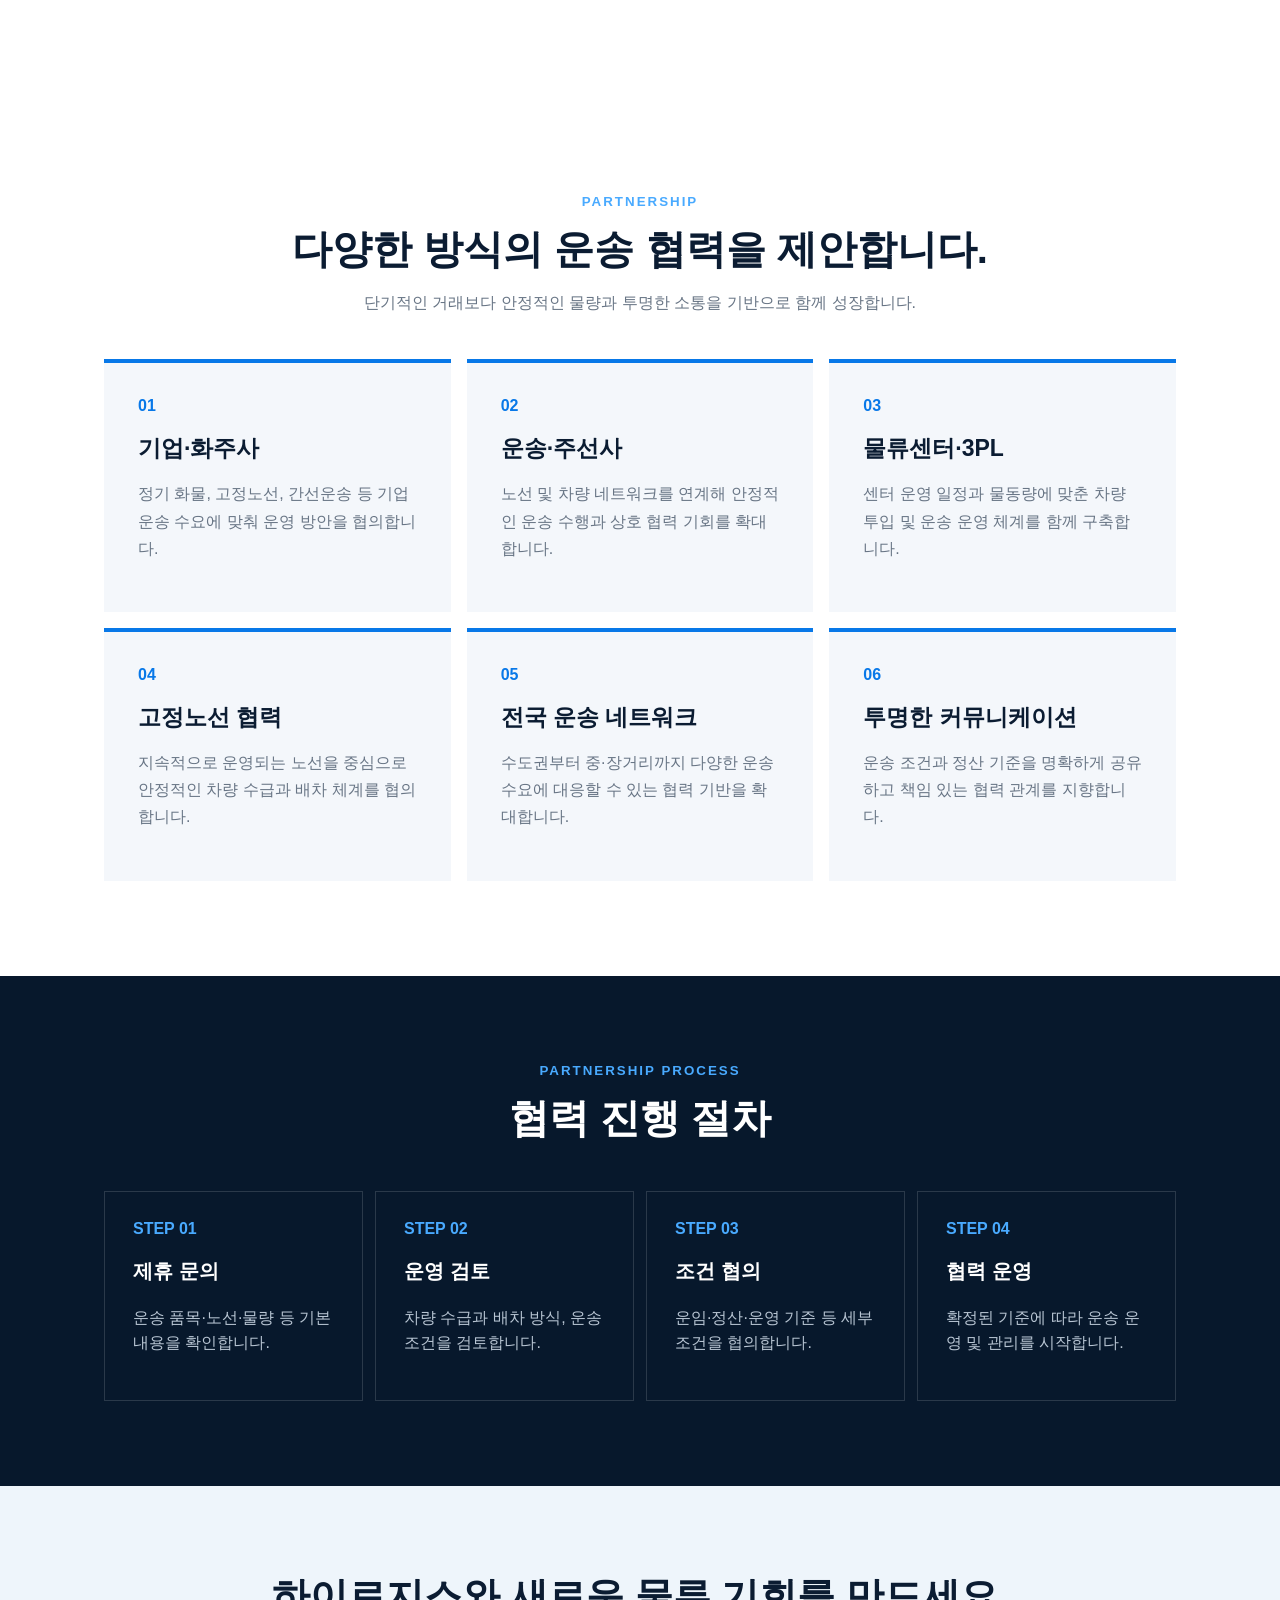
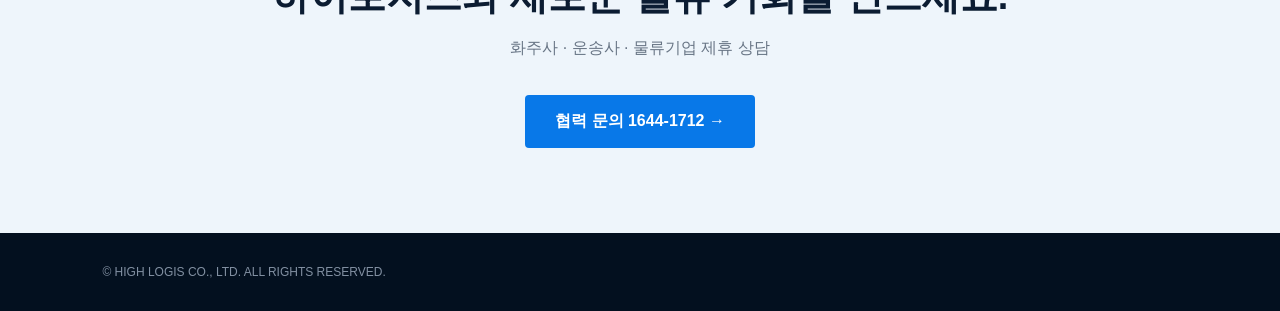
<file: partner.html>
<!doctype html><html lang="ko"><head><meta charset="utf-8"><meta name="viewport" content="width=device-width,initial-scale=1"><title>협력사 모집 | 주식회사 하이로지스</title><link rel="stylesheet" href="style.css?v=20"><link rel="stylesheet" href="recruit.css?v=20"></head><body class="subpage">
<header class="header sub-header"><a class="brand" href="index.html#top"><img src="logo.png" alt="HIGH LOGIS"><span><strong>HIGH LOGIS</strong><small>(주)하이로지스</small></span></a><a class="header-phone" href="tel:1644-1712"><small>대표전화</small><strong>1644-1712</strong></a><nav class="nav"><a href="about.html">회사소개</a><a href="service.html">운송서비스</a><a href="system.html">운영시스템</a><a href="driver.html#driver-apply">기사모집</a><a class="active" href="partner.html">협력사 모집</a><a href="support.html">고객지원</a></nav><a href="#" class="cta inquiry-open">운송·기사 문의</a></header>
<main><section class="recruit-hero"><div><small>HIGH LOGIS PARTNERSHIP</small><h1>함께 성장할<br>물류 파트너를 찾습니다.</h1><p>화주사·운송사·물류기업과 장기적으로 신뢰할 수 있는<br>운송 협력 네트워크를 구축합니다.</p></div></section>
<section class="partner-kakao-banner" aria-label="카카오톡 협력사 문의"><div class="banner-inner"><div class="banner-copy"><div class="kakao-mark">TALK</div><div><small>HIGH LOGIS KAKAO CHANNEL</small><h2>협력 문의, 카카오톡으로 빠르게 상담하세요.</h2><p>운송 제휴 · 고정노선 · 차량 협력 등 궁금한 내용을 편하게 남겨주세요.</p></div></div><a class="kakao-banner-btn" href="https://pf.kakao.com/_xnxcbwX" target="_blank" rel="noopener">카카오톡 채널 문의 →</a></div></section>
<section class="driver-apply" id="partner-apply"><div class="apply-inner"><div class="apply-title"><small>PARTNER APPLICATION</small><h2>협력사 제휴 신청</h2><p>간단한 정보만 남겨주시면 확인 후 담당자가 연락드리겠습니다.</p></div>
<form class="apply-form compact-partner-form" id="partnerApplyForm" action="https://formsubmit.co/ajax/highlogis@naver.com" method="POST">
<input type="hidden" name="_subject" value="[하이로지스 홈페이지] 신규 협력사 제휴 신청">
<input type="hidden" name="_template" value="table">
<input type="hidden" name="_captcha" value="false">
<input type="hidden" name="_url" value="https://highlogis.co.kr/partner.html">
<div class="form-grid"><label><span>업체명 *</span><input type="text" name="업체명" placeholder="업체명을 입력해 주세요." required></label><label><span>담당자명 *</span><input type="text" name="담당자명" placeholder="담당자명을 입력해 주세요." required></label><label><span>연락처 *</span><input type="tel" name="연락처" placeholder="연락 가능한 번호를 입력해 주세요." required></label><label><span>업체 유형 *</span><select name="업체 유형" required><option value="">업체 유형을 선택해 주세요.</option><option>화주사</option><option>운송사·주선사</option><option>물류센터·3PL</option><option>기타</option></select></label><label class="wide"><span>문의 내용 *</span><textarea name="문의 내용" rows="5" placeholder="희망하시는 협력 내용이나 문의사항을 간단히 입력해 주세요." required></textarea></label></div><label class="simple-privacy"><input type="checkbox" required><span>개인정보 수집 및 이용에 동의합니다. *</span></label><button type="submit" class="apply-submit">협력 문의 접수하기</button><a class="kakao-submit" href="https://pf.kakao.com/_xnxcbwX" target="_blank" rel="noopener">카카오톡으로 바로 상담하기</a><p class="apply-note">※ 협력 문의 접수 시 담당자에게 내용이 전달되며, 확인 후 연락드리겠습니다.</p></form></div></section>
<section class="recruit-wrap"><div class="recruit-head"><small>PARTNERSHIP</small><h2>다양한 방식의 운송 협력을 제안합니다.</h2><p>단기적인 거래보다 안정적인 물량과 투명한 소통을 기반으로 함께 성장합니다.</p></div><div class="benefit-grid"><article><span>01</span><h3>기업·화주사</h3><p>정기 화물, 고정노선, 간선운송 등 기업 운송 수요에 맞춰 운영 방안을 협의합니다.</p></article><article><span>02</span><h3>운송·주선사</h3><p>노선 및 차량 네트워크를 연계해 안정적인 운송 수행과 상호 협력 기회를 확대합니다.</p></article><article><span>03</span><h3>물류센터·3PL</h3><p>센터 운영 일정과 물동량에 맞춘 차량 투입 및 운송 운영 체계를 함께 구축합니다.</p></article><article><span>04</span><h3>고정노선 협력</h3><p>지속적으로 운영되는 노선을 중심으로 안정적인 차량 수급과 배차 체계를 협의합니다.</p></article><article><span>05</span><h3>전국 운송 네트워크</h3><p>수도권부터 중·장거리까지 다양한 운송 수요에 대응할 수 있는 협력 기반을 확대합니다.</p></article><article><span>06</span><h3>투명한 커뮤니케이션</h3><p>운송 조건과 정산 기준을 명확하게 공유하고 책임 있는 협력 관계를 지향합니다.</p></article></div></section>
<section class="recruit-dark"><div class="recruit-wrap"><div class="recruit-head"><small>PARTNERSHIP PROCESS</small><h2>협력 진행 절차</h2></div><div class="process"><article><b>STEP 01</b><h3>제휴 문의</h3><p>운송 품목·노선·물량 등 기본 내용을 확인합니다.</p></article><article><b>STEP 02</b><h3>운영 검토</h3><p>차량 수급과 배차 방식, 운송 조건을 검토합니다.</p></article><article><b>STEP 03</b><h3>조건 협의</h3><p>운임·정산·운영 기준 등 세부 조건을 협의합니다.</p></article><article><b>STEP 04</b><h3>협력 운영</h3><p>확정된 기준에 따라 운송 운영 및 관리를 시작합니다.</p></article></div></div></section><section class="recruit-cta"><h2>하이로지스와 새로운 물류 기회를 만드세요.</h2><p>화주사 · 운송사 · 물류기업 제휴 상담</p><a href="tel:1644-1712">협력 문의 1644-1712 →</a></section></main>
<div class="inquiry-modal" id="inquiryModal" aria-hidden="true"><div class="inquiry-backdrop"></div><div class="inquiry-box inquiry-box-final"><button class="inquiry-close" aria-label="닫기">×</button><small>HIGH LOGIS CONTACT</small><h2>하이로지스 빠른 문의</h2><p>원하시는 상담 방법을 선택해 주세요.</p><div class="inquiry-chat-links"><a class="inquiry-chat kakao" href="https://pf.kakao.com/_xnxcbwX" target="_blank" rel="noopener"><span><small>KAKAO CHANNEL</small><b>카카오톡 1:1 문의</b><em>운송 · 배차 · 정산 · 차량 · 협력 문의</em></span><strong>→</strong></a><a class="inquiry-chat openchat" href="https://open.kakao.com/o/guxIoSJi" target="_blank" rel="noopener"><span><small>DRIVER OPEN CHAT</small><b>기사 오픈채팅방 입장</b><em>노선 정보 · 기사 모집 · 운행 관련 정보</em></span><strong>→</strong></a></div><div class="inquiry-divider"><span>문의 유형 바로가기</span></div><div class="inquiry-options"><a href="https://pf.kakao.com/_xnxcbwX" target="_blank" rel="noopener"><b>운송 문의</b><span>운송 상담 바로가기 →</span></a><a href="driver.html#driver-apply"><b>기사 문의</b><span>기사 지원 신청서 →</span></a><a href="partner.html#partner-apply"><b>협력사 문의</b><span>협력 신청서 작성 →</span></a></div><a class="inquiry-phone" href="tel:1644-1712">대표전화 1644-1712</a></div></div><div class="partner-choice-modal" id="partnerChoiceModal"><div class="inquiry-backdrop"></div><div class="partner-choice-box"><button class="partner-choice-close">×</button><small>HIGH LOGIS PARTNERSHIP</small><h2>협력사 문의 방법을 선택해 주세요.</h2><div class="partner-choice-options"><a href="partner.html#partner-apply"><b>협력사 신청서 작성</b><span>회사·담당자·운영정보를 남겨 정식으로 제휴 신청 →</span></a><a href="https://pf.kakao.com/_xnxcbwX" target="_blank" rel="noopener"><b>카카오톡 빠른 문의</b><span>하이로지스 채널에서 바로 상담 →</span></a></div></div></div><footer>© HIGH LOGIS CO., LTD. ALL RIGHTS RESERVED.</footer>
<script src="script.js?v=12"></script>
<script>
document.getElementById('partnerApplyForm')?.addEventListener('submit', async function(e){
  e.preventDefault();
  const form = this;
  const button = form.querySelector('.apply-submit');
  const originalText = button.textContent;
  if (!form.reportValidity()) return;
  button.disabled = true;
  button.textContent = '접수 중...';
  try {
    const response = await fetch(form.action, {
      method: 'POST',
      body: new FormData(form),
      headers: { 'Accept': 'application/json' }
    });
    const result = await response.json();
    if (!response.ok || result.success === false || result.success === 'false') throw new Error('submit failed');
    alert('협력 문의가 정상적으로 접수되었습니다.\n확인 후 담당자가 연락드리겠습니다.');
    form.reset();
  } catch (error) {
    alert('접수 중 오류가 발생했습니다.\n잠시 후 다시 시도하시거나 1644-1712로 문의해 주세요.');
  } finally {
    button.disabled = false;
    button.textContent = originalText;
  }
});
document.querySelectorAll('.partner-choice-open').forEach(a=>a.addEventListener('click',e=>{e.preventDefault();document.getElementById('inquiryModal')?.classList.remove('open');document.getElementById('partnerChoiceModal')?.classList.add('open')}));
document.querySelector('.partner-choice-close')?.addEventListener('click',()=>document.getElementById('partnerChoiceModal')?.classList.remove('open'));
document.querySelector('#partnerChoiceModal .inquiry-backdrop')?.addEventListener('click',()=>document.getElementById('partnerChoiceModal')?.classList.remove('open'));
</script></body></html>
</file>
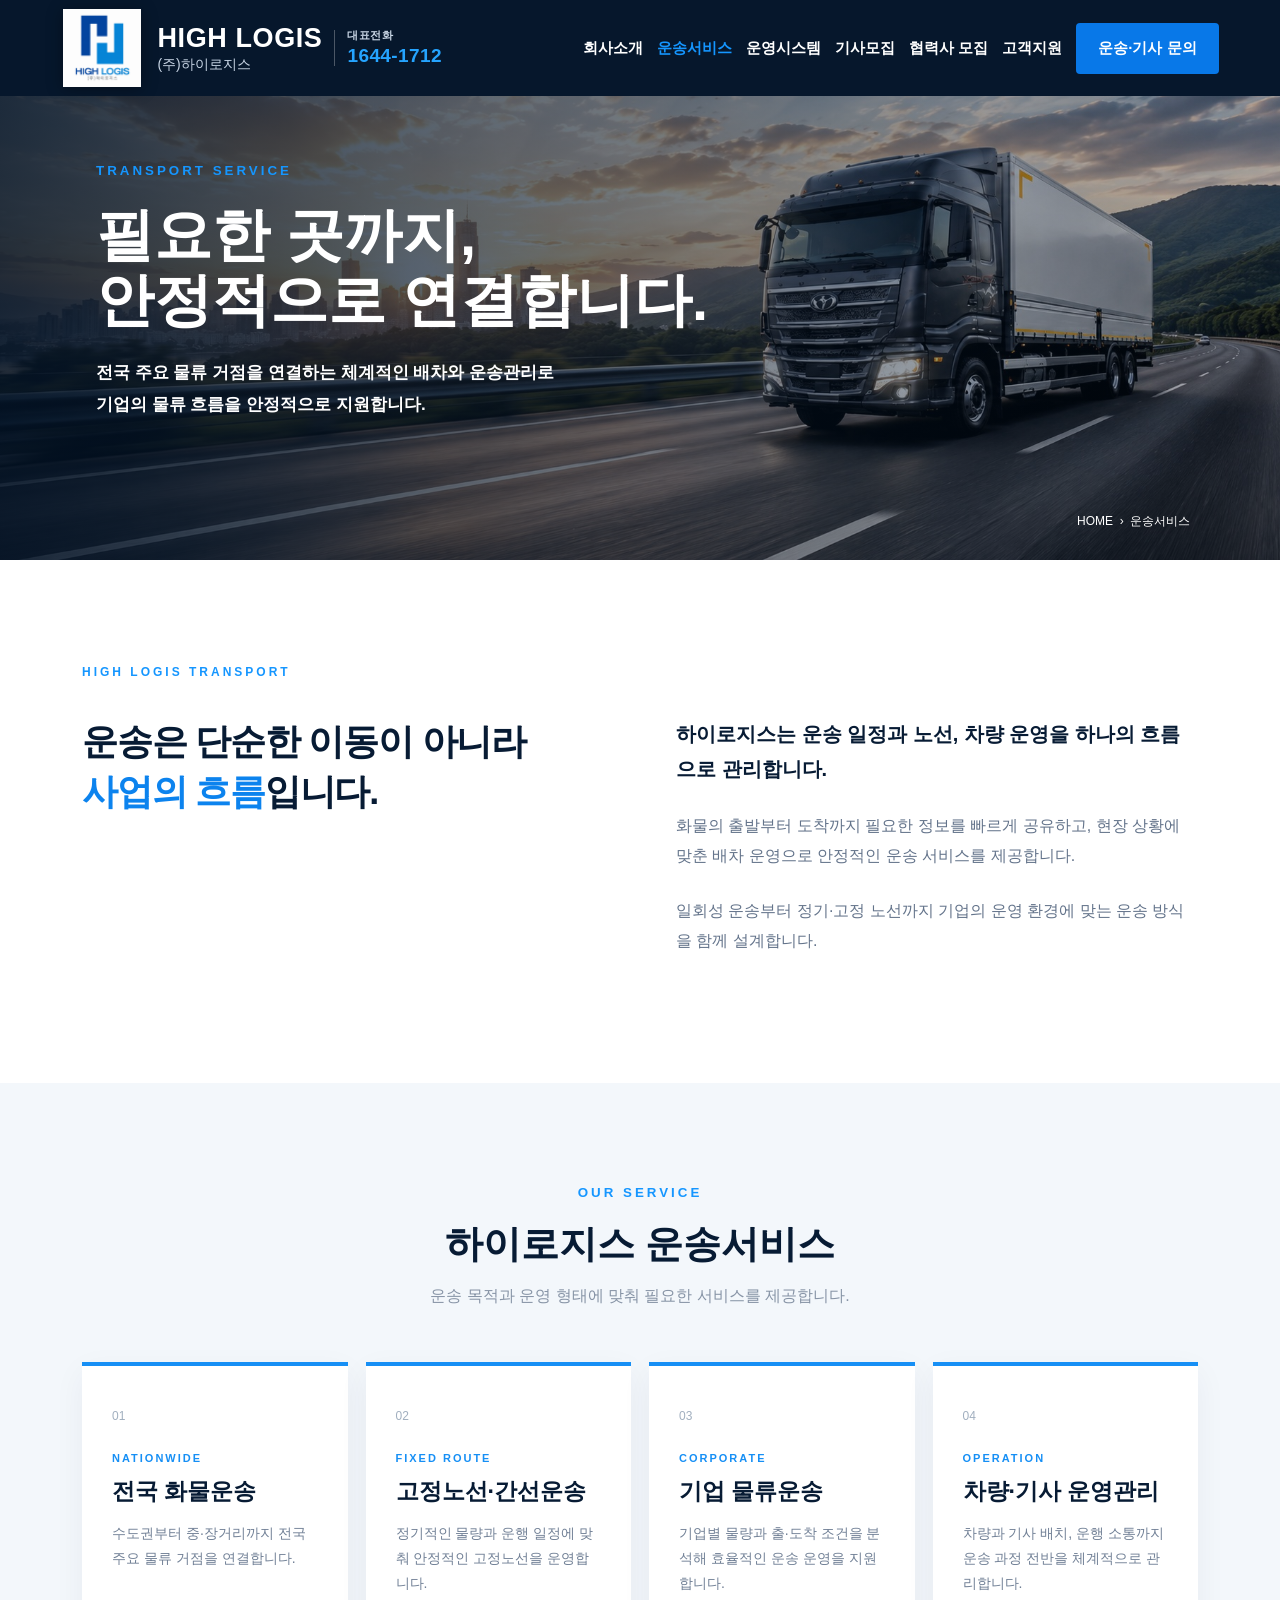
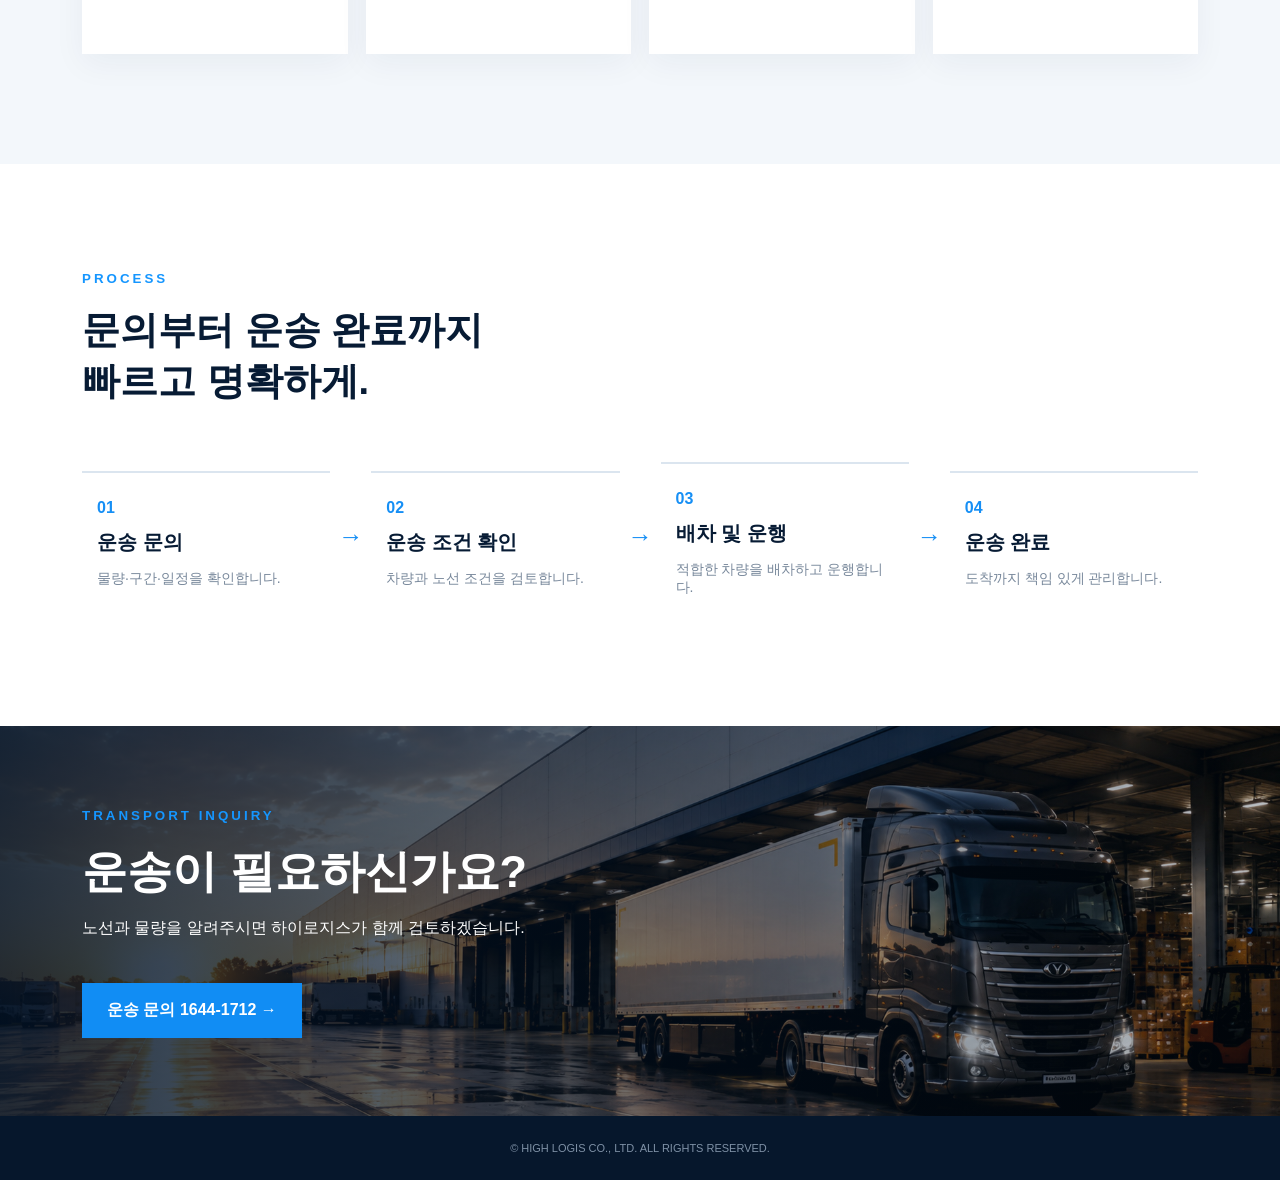
<file: service.html>
<!doctype html>
<html lang="ko">
<head>
<meta charset="utf-8"><meta name="viewport" content="width=device-width,initial-scale=1">
<meta name="description" content="주식회사 하이로지스 운송서비스 - 전국 화물운송, 고정노선, 기업물류 운송">
<title>운송서비스 | 주식회사 하이로지스</title>
<link rel="stylesheet" href="style.css?v=20"><link rel="stylesheet" href="service.css?v=20">
</head>
<body class="subpage">
<header class="header sub-header">
<a class="brand" href="index.html#top"><img src="logo.png" alt="HIGH LOGIS"><span><strong>HIGH LOGIS</strong><small>(주)하이로지스</small></span></a>
<a class="header-phone" href="tel:1644-1712"><small>대표전화</small><strong>1644-1712</strong></a>
<nav class="nav"><a href="about.html">회사소개</a><a class="active" href="service.html">운송서비스</a><a href="system.html">운영시스템</a><a href="driver.html#driver-apply">기사모집</a><a href="partner.html">협력사 모집</a><a href="support.html">고객지원</a></nav>
<a class="cta inquiry-open" href="#">운송·기사 문의</a></header>
<main>
<section class="service-hero"><div class="shade"></div><div class="hero-copy"><small>TRANSPORT SERVICE</small><h1>필요한 곳까지,<br>안정적으로 연결합니다.</h1><p>전국 주요 물류 거점을 연결하는 체계적인 배차와 운송관리로<br>기업의 물류 흐름을 안정적으로 지원합니다.</p></div><div class="path">HOME &nbsp;›&nbsp; 운송서비스</div></section>
<section class="service-intro wrap"><div class="eyebrow">HIGH LOGIS TRANSPORT</div><div class="intro-grid"><h2>운송은 단순한 이동이 아니라<br><em>사업의 흐름</em>입니다.</h2><div><strong>하이로지스는 운송 일정과 노선, 차량 운영을 하나의 흐름으로 관리합니다.</strong><p>화물의 출발부터 도착까지 필요한 정보를 빠르게 공유하고, 현장 상황에 맞춘 배차 운영으로 안정적인 운송 서비스를 제공합니다.</p><p>일회성 운송부터 정기·고정 노선까지 기업의 운영 환경에 맞는 운송 방식을 함께 설계합니다.</p></div></div></section>
<section class="service-types"><div class="wrap"><div class="section-head"><small>OUR SERVICE</small><h2>하이로지스 운송서비스</h2><p>운송 목적과 운영 형태에 맞춰 필요한 서비스를 제공합니다.</p></div><div class="service-grid">
<article><span>01</span><b>NATIONWIDE</b><h3>전국 화물운송</h3><p>수도권부터 중·장거리까지 전국 주요 물류 거점을 연결합니다.</p></article>
<article><span>02</span><b>FIXED ROUTE</b><h3>고정노선·간선운송</h3><p>정기적인 물량과 운행 일정에 맞춰 안정적인 고정노선을 운영합니다.</p></article>
<article><span>03</span><b>CORPORATE</b><h3>기업 물류운송</h3><p>기업별 물량과 출·도착 조건을 분석해 효율적인 운송 운영을 지원합니다.</p></article>
<article><span>04</span><b>OPERATION</b><h3>차량·기사 운영관리</h3><p>차량과 기사 배치, 운행 소통까지 운송 과정 전반을 체계적으로 관리합니다.</p></article>
</div></div></section>
<section class="process wrap"><div class="section-head left"><small>PROCESS</small><h2>문의부터 운송 완료까지<br>빠르고 명확하게.</h2></div><div class="process-row"><article><b>01</b><h3>운송 문의</h3><p>물량·구간·일정을 확인합니다.</p></article><i>→</i><article><b>02</b><h3>운송 조건 확인</h3><p>차량과 노선 조건을 검토합니다.</p></article><i>→</i><article><b>03</b><h3>배차 및 운행</h3><p>적합한 차량을 배차하고 운행합니다.</p></article><i>→</i><article><b>04</b><h3>운송 완료</h3><p>도착까지 책임 있게 관리합니다.</p></article></div></section>
<section class="service-cta"><div class="shade"></div><div class="wrap cta-copy"><small>TRANSPORT INQUIRY</small><h2>운송이 필요하신가요?</h2><p>노선과 물량을 알려주시면 하이로지스가 함께 검토하겠습니다.</p><a href="tel:1644-1712">운송 문의 1644-1712 →</a></div></section>
</main>
<div class="inquiry-modal" id="inquiryModal" aria-hidden="true"><div class="inquiry-backdrop"></div><div class="inquiry-box inquiry-box-final"><button class="inquiry-close" aria-label="닫기">×</button><small>HIGH LOGIS CONTACT</small><h2>하이로지스 빠른 문의</h2><p>원하시는 상담 방법을 선택해 주세요.</p><div class="inquiry-chat-links"><a class="inquiry-chat kakao" href="https://pf.kakao.com/_xnxcbwX" target="_blank" rel="noopener"><span><small>KAKAO CHANNEL</small><b>카카오톡 1:1 문의</b><em>운송 · 배차 · 정산 · 차량 · 협력 문의</em></span><strong>→</strong></a><a class="inquiry-chat openchat" href="https://open.kakao.com/o/guxIoSJi" target="_blank" rel="noopener"><span><small>DRIVER OPEN CHAT</small><b>기사 오픈채팅방 입장</b><em>노선 정보 · 기사 모집 · 운행 관련 정보</em></span><strong>→</strong></a></div><div class="inquiry-divider"><span>문의 유형 바로가기</span></div><div class="inquiry-options"><a href="https://pf.kakao.com/_xnxcbwX" target="_blank" rel="noopener"><b>운송 문의</b><span>운송 상담 바로가기 →</span></a><a href="driver.html#driver-apply"><b>기사 문의</b><span>기사 지원 신청서 →</span></a><a href="partner.html#partner-apply"><b>협력사 문의</b><span>협력 신청서 작성 →</span></a></div><a class="inquiry-phone" href="tel:1644-1712">대표전화 1644-1712</a></div></div>
<footer>© HIGH LOGIS CO., LTD. ALL RIGHTS RESERVED.</footer><script src="script.js?v=9"></script></body></html>
</file>
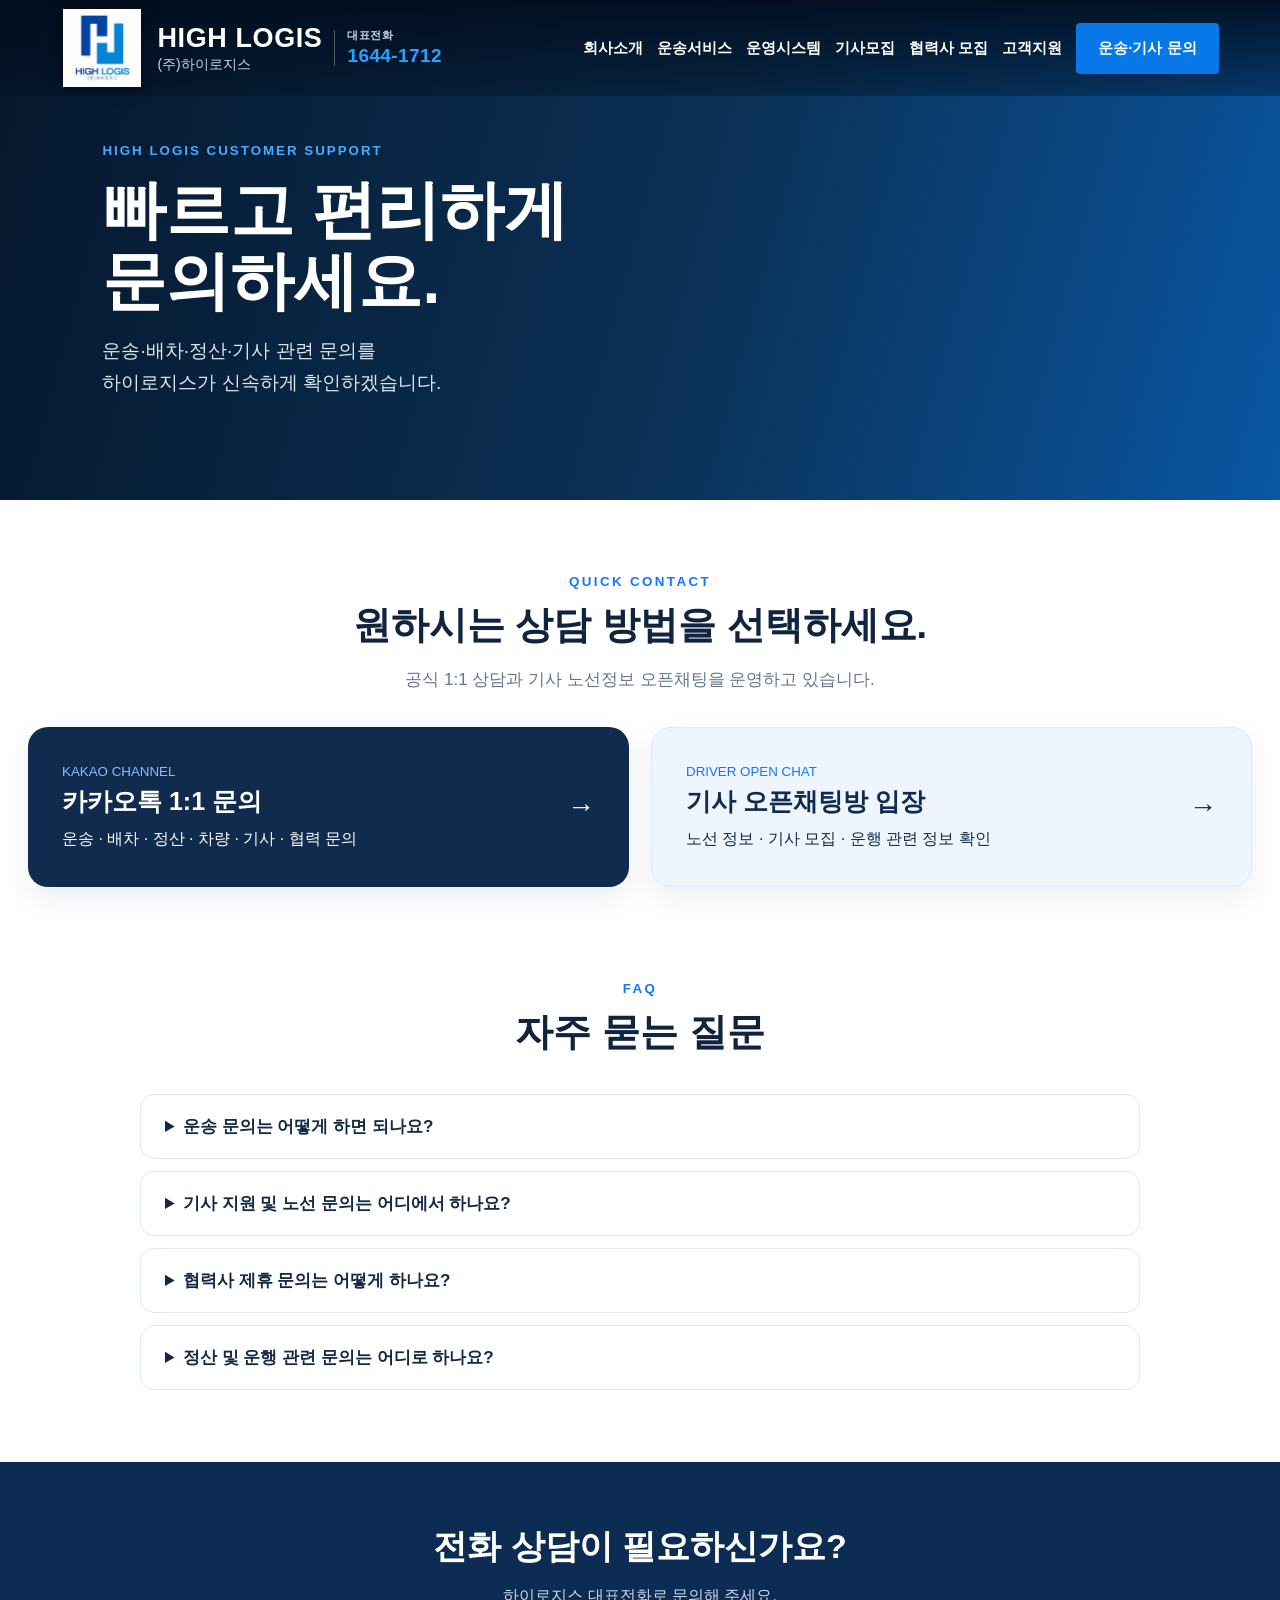
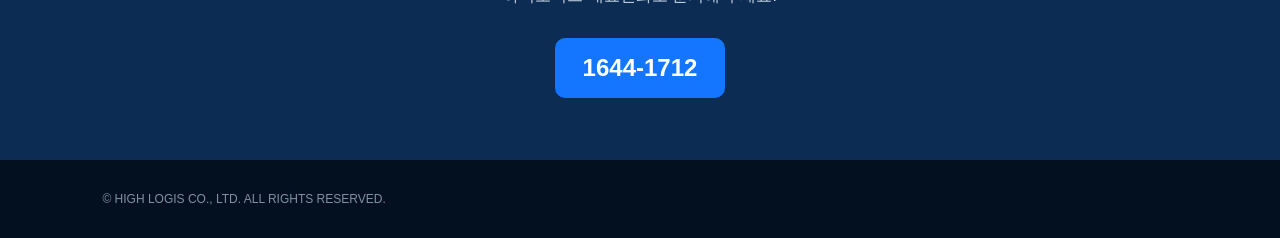
<file: support.html>
<!doctype html><html lang="ko"><head><meta charset="utf-8"><meta name="viewport" content="width=device-width,initial-scale=1"><title>고객지원 | 주식회사 하이로지스</title><link rel="stylesheet" href="style.css?v=20"><link rel="stylesheet" href="recruit.css?v=20"></head><body class="subpage">
<header class="header sub-header"><a class="brand" href="index.html#top"><img src="logo.png" alt="HIGH LOGIS"><span><strong>HIGH LOGIS</strong><small>(주)하이로지스</small></span></a><a class="header-phone" href="tel:1644-1712"><small>대표전화</small><strong>1644-1712</strong></a><nav class="nav"><a href="about.html">회사소개</a><a href="service.html">운송서비스</a><a href="system.html">운영시스템</a><a href="driver.html#driver-apply">기사모집</a><a href="partner.html">협력사 모집</a><a class="active" href="support.html">고객지원</a></nav><a href="#" class="cta inquiry-open">운송·기사 문의</a></header>
<main><section class="recruit-hero"><div><small>HIGH LOGIS CUSTOMER SUPPORT</small><h1>빠르고 편리하게<br>문의하세요.</h1><p>운송·배차·정산·기사 관련 문의를<br>하이로지스가 신속하게 확인하겠습니다.</p></div></section>
<section class="support-wrap"><div class="support-head"><small>QUICK CONTACT</small><h2>원하시는 상담 방법을 선택하세요.</h2><p>공식 1:1 상담과 기사 노선정보 오픈채팅을 운영하고 있습니다.</p></div><div class="support-channels"><a class="support-channel kakao" href="https://pf.kakao.com/_xnxcbwX" target="_blank" rel="noopener"><div><small>KAKAO CHANNEL</small><h3>카카오톡 1:1 문의</h3><p>운송 · 배차 · 정산 · 차량 · 기사 · 협력 문의</p></div><b>→</b></a><a class="support-channel openchat" href="https://open.kakao.com/o/guxIoSJi" target="_blank" rel="noopener"><div><small>DRIVER OPEN CHAT</small><h3>기사 오픈채팅방 입장</h3><p>노선 정보 · 기사 모집 · 운행 관련 정보 확인</p></div><b>→</b></a></div></section>
<section class="support-wrap" style="padding-top:20px"><div class="support-head"><small>FAQ</small><h2>자주 묻는 질문</h2></div><div class="faq-list"><details><summary>운송 문의는 어떻게 하면 되나요?</summary><p>카카오톡 1:1 문의 또는 대표전화 1644-1712로 연락해 주시면 운송 조건을 확인해 안내드립니다.</p></details><details><summary>기사 지원 및 노선 문의는 어디에서 하나요?</summary><p>기사모집 신청서를 작성하거나 기사 오픈채팅방에서 노선 및 모집 정보를 확인하실 수 있습니다.</p></details><details><summary>협력사 제휴 문의는 어떻게 하나요?</summary><p>협력사 모집 페이지의 간단 신청서를 작성하거나 카카오톡 채널로 바로 문의하실 수 있습니다.</p></details><details><summary>정산 및 운행 관련 문의는 어디로 하나요?</summary><p>하이로지스 카카오톡 채널 또는 대표전화로 문의해 주시면 담당자가 확인 후 안내드립니다.</p></details></div></section>
<section class="support-phone"><h2>전화 상담이 필요하신가요?</h2><p>하이로지스 대표전화로 문의해 주세요.</p><a href="tel:1644-1712">1644-1712</a></section></main>
<div class="inquiry-modal" id="inquiryModal" aria-hidden="true"><div class="inquiry-backdrop"></div><div class="inquiry-box inquiry-box-final"><button class="inquiry-close" aria-label="닫기">×</button><small>HIGH LOGIS CONTACT</small><h2>하이로지스 빠른 문의</h2><p>원하시는 상담 방법을 선택해 주세요.</p><div class="inquiry-chat-links"><a class="inquiry-chat kakao" href="https://pf.kakao.com/_xnxcbwX" target="_blank" rel="noopener"><span><small>KAKAO CHANNEL</small><b>카카오톡 1:1 문의</b><em>운송 · 배차 · 정산 · 차량 · 협력 문의</em></span><strong>→</strong></a><a class="inquiry-chat openchat" href="https://open.kakao.com/o/guxIoSJi" target="_blank" rel="noopener"><span><small>DRIVER OPEN CHAT</small><b>기사 오픈채팅방 입장</b><em>노선 정보 · 기사 모집 · 운행 관련 정보</em></span><strong>→</strong></a></div><div class="inquiry-divider"><span>문의 유형 바로가기</span></div><div class="inquiry-options"><a href="https://pf.kakao.com/_xnxcbwX" target="_blank" rel="noopener"><b>운송 문의</b><span>운송 상담 바로가기 →</span></a><a href="driver.html#driver-apply"><b>기사 문의</b><span>기사 지원 신청서 →</span></a><a href="partner.html#partner-apply"><b>협력사 문의</b><span>협력 신청서 작성 →</span></a></div><a class="inquiry-phone" href="tel:1644-1712">대표전화 1644-1712</a></div></div><footer>© HIGH LOGIS CO., LTD. ALL RIGHTS RESERVED.</footer><script src="script.js?v=13"></script></body></html>
</file>
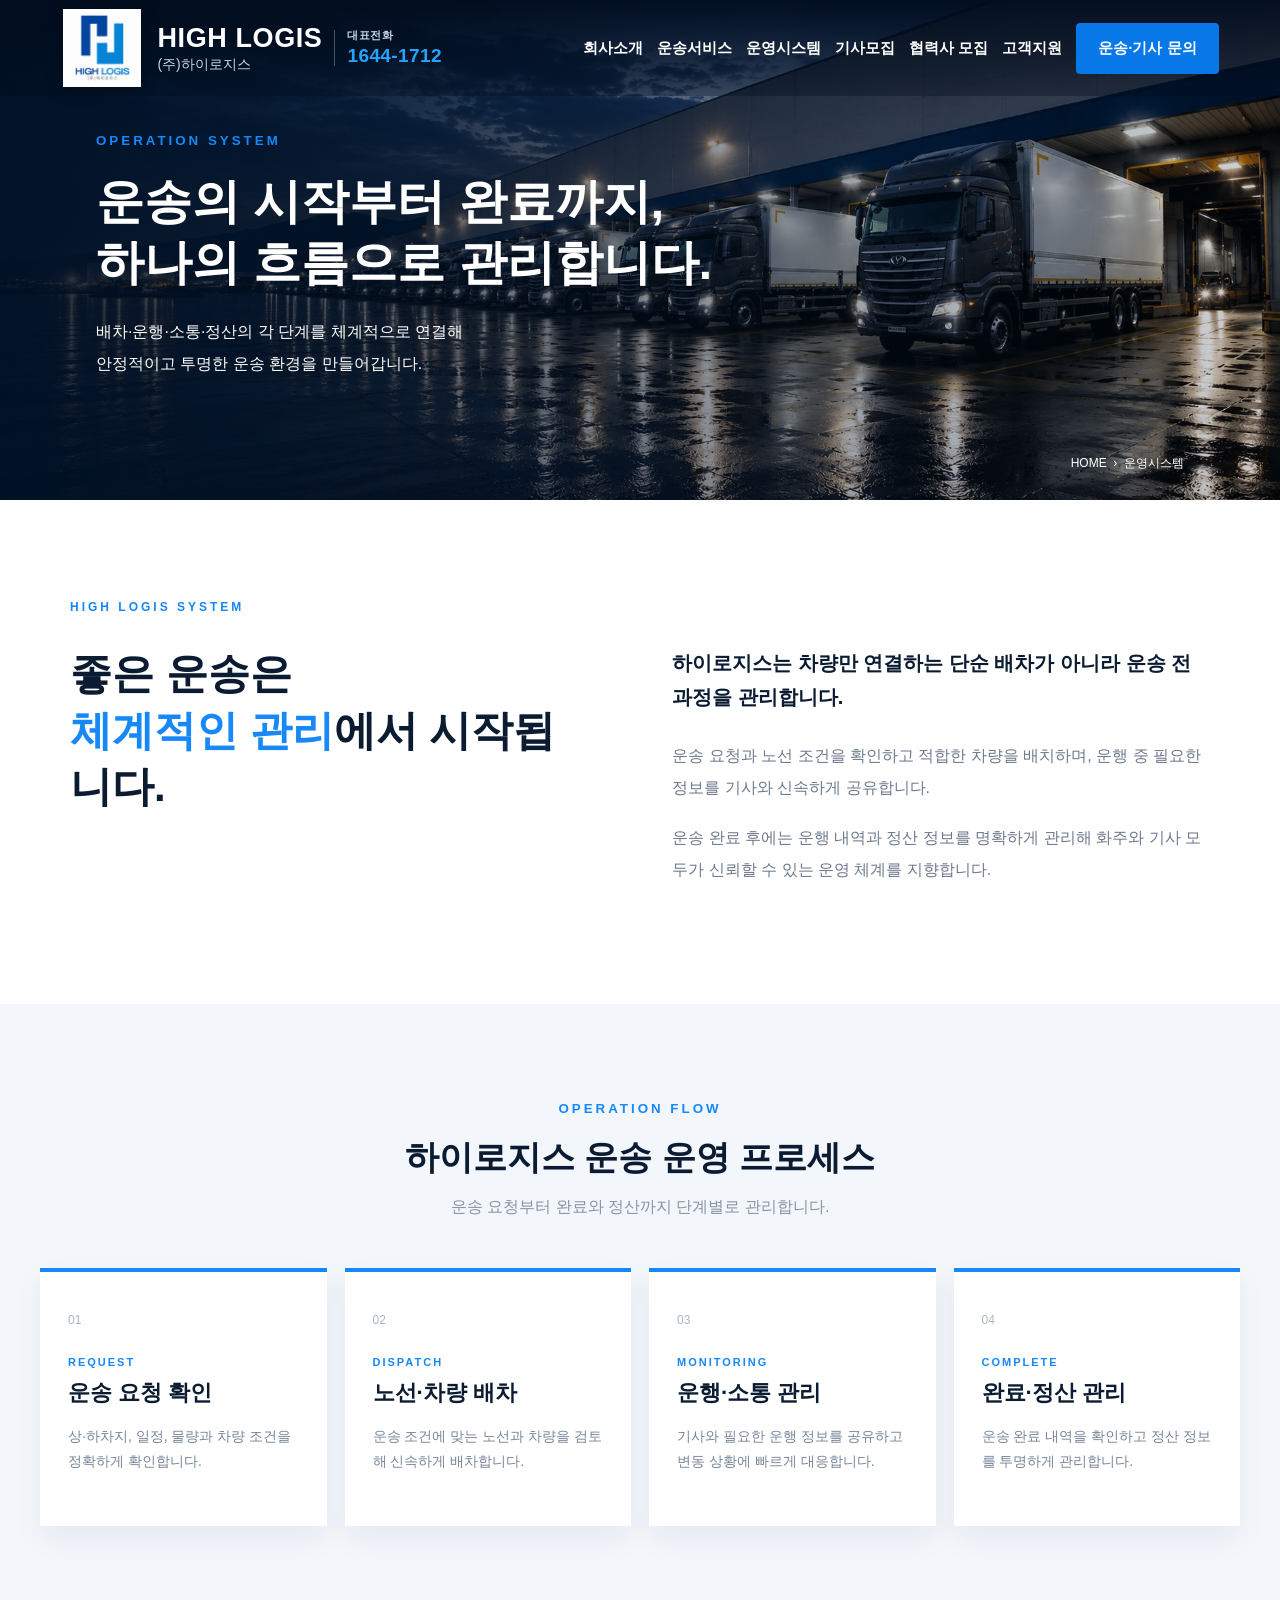
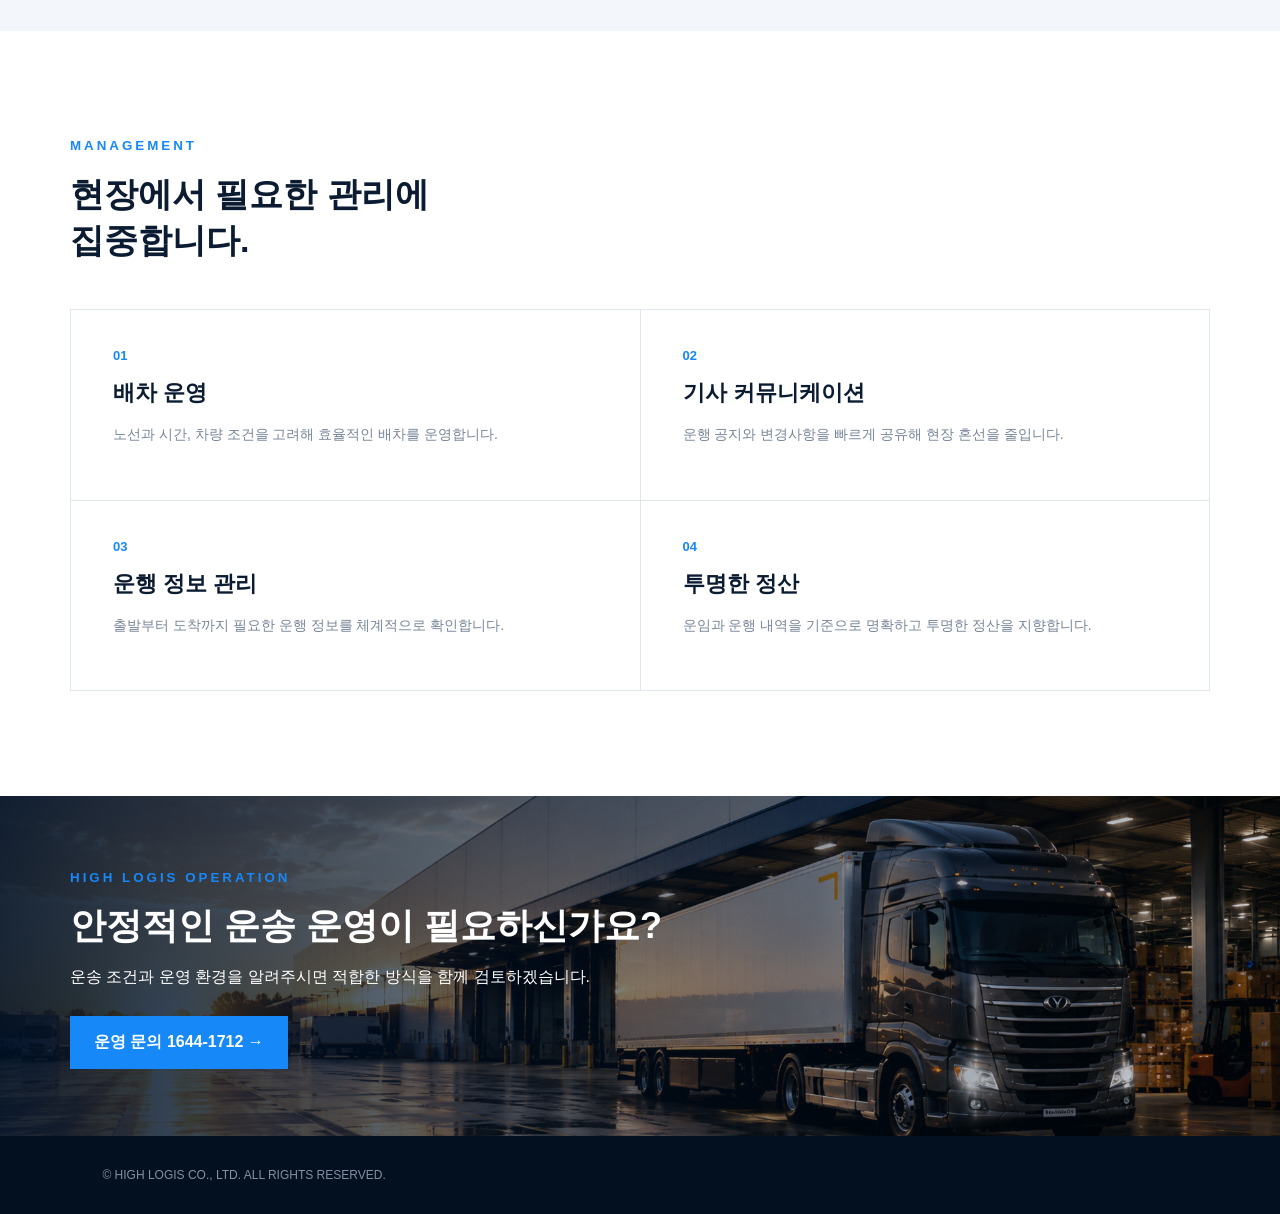
<file: system.html>
<!doctype html><html lang="ko"><head><meta charset="utf-8"><meta name="viewport" content="width=device-width,initial-scale=1"><meta name="description" content="주식회사 하이로지스 운영시스템 - 배차, 운행, 소통, 정산을 체계적으로 관리합니다."><title>운영시스템 | 주식회사 하이로지스</title><link rel="stylesheet" href="style.css?v=20"><link rel="stylesheet" href="system.css?v=20"></head><body class="subpage">
<header class="header sub-header"><a class="brand" href="index.html#top"><img src="logo.png" alt="HIGH LOGIS"><span><strong>HIGH LOGIS</strong><small>(주)하이로지스</small></span></a><a class="header-phone" href="tel:1644-1712"><small>대표전화</small><strong>1644-1712</strong></a><nav class="nav"><a href="about.html">회사소개</a><a href="service.html">운송서비스</a><a class="active" href="system.html">운영시스템</a><a href="driver.html#driver-apply">기사모집</a><a href="partner.html">협력사 모집</a><a href="support.html">고객지원</a></nav><a class="cta inquiry-open" href="#">운송·기사 문의</a></header>
<main><section class="system-hero"><div class="shade"></div><div class="hero-copy"><small>OPERATION SYSTEM</small><h1>운송의 시작부터 완료까지,<br>하나의 흐름으로 관리합니다.</h1><p>배차·운행·소통·정산의 각 단계를 체계적으로 연결해<br>안정적이고 투명한 운송 환경을 만들어갑니다.</p></div><div class="path">HOME &nbsp;›&nbsp; 운영시스템</div></section>
<section class="system-intro wrap"><div class="eyebrow">HIGH LOGIS SYSTEM</div><div class="intro-grid"><h2>좋은 운송은<br><em>체계적인 관리</em>에서 시작됩니다.</h2><div><strong>하이로지스는 차량만 연결하는 단순 배차가 아니라 운송 전 과정을 관리합니다.</strong><p>운송 요청과 노선 조건을 확인하고 적합한 차량을 배치하며, 운행 중 필요한 정보를 기사와 신속하게 공유합니다.</p><p>운송 완료 후에는 운행 내역과 정산 정보를 명확하게 관리해 화주와 기사 모두가 신뢰할 수 있는 운영 체계를 지향합니다.</p></div></div></section>
<section class="system-flow"><div class="wrap"><div class="section-head"><small>OPERATION FLOW</small><h2>하이로지스 운송 운영 프로세스</h2><p>운송 요청부터 완료와 정산까지 단계별로 관리합니다.</p></div><div class="flow-grid"><article><span>01</span><b>REQUEST</b><h3>운송 요청 확인</h3><p>상·하차지, 일정, 물량과 차량 조건을 정확하게 확인합니다.</p></article><article><span>02</span><b>DISPATCH</b><h3>노선·차량 배차</h3><p>운송 조건에 맞는 노선과 차량을 검토해 신속하게 배차합니다.</p></article><article><span>03</span><b>MONITORING</b><h3>운행·소통 관리</h3><p>기사와 필요한 운행 정보를 공유하고 변동 상황에 빠르게 대응합니다.</p></article><article><span>04</span><b>COMPLETE</b><h3>완료·정산 관리</h3><p>운송 완료 내역을 확인하고 정산 정보를 투명하게 관리합니다.</p></article></div></div></section>
<section class="management wrap"><div class="section-head left"><small>MANAGEMENT</small><h2>현장에서 필요한 관리에<br>집중합니다.</h2></div><div class="manage-grid"><article><div>01</div><h3>배차 운영</h3><p>노선과 시간, 차량 조건을 고려해 효율적인 배차를 운영합니다.</p></article><article><div>02</div><h3>기사 커뮤니케이션</h3><p>운행 공지와 변경사항을 빠르게 공유해 현장 혼선을 줄입니다.</p></article><article><div>03</div><h3>운행 정보 관리</h3><p>출발부터 도착까지 필요한 운행 정보를 체계적으로 확인합니다.</p></article><article><div>04</div><h3>투명한 정산</h3><p>운임과 운행 내역을 기준으로 명확하고 투명한 정산을 지향합니다.</p></article></div></section>
<section class="system-cta"><div class="shade"></div><div class="wrap cta-copy"><small>HIGH LOGIS OPERATION</small><h2>안정적인 운송 운영이 필요하신가요?</h2><p>운송 조건과 운영 환경을 알려주시면 적합한 방식을 함께 검토하겠습니다.</p><a href="tel:1644-1712">운영 문의 1644-1712 →</a></div></section></main>
<div class="inquiry-modal" id="inquiryModal" aria-hidden="true"><div class="inquiry-backdrop"></div><div class="inquiry-box inquiry-box-final"><button class="inquiry-close" aria-label="닫기">×</button><small>HIGH LOGIS CONTACT</small><h2>하이로지스 빠른 문의</h2><p>원하시는 상담 방법을 선택해 주세요.</p><div class="inquiry-chat-links"><a class="inquiry-chat kakao" href="https://pf.kakao.com/_xnxcbwX" target="_blank" rel="noopener"><span><small>KAKAO CHANNEL</small><b>카카오톡 1:1 문의</b><em>운송 · 배차 · 정산 · 차량 · 협력 문의</em></span><strong>→</strong></a><a class="inquiry-chat openchat" href="https://open.kakao.com/o/guxIoSJi" target="_blank" rel="noopener"><span><small>DRIVER OPEN CHAT</small><b>기사 오픈채팅방 입장</b><em>노선 정보 · 기사 모집 · 운행 관련 정보</em></span><strong>→</strong></a></div><div class="inquiry-divider"><span>문의 유형 바로가기</span></div><div class="inquiry-options"><a href="https://pf.kakao.com/_xnxcbwX" target="_blank" rel="noopener"><b>운송 문의</b><span>운송 상담 바로가기 →</span></a><a href="driver.html#driver-apply"><b>기사 문의</b><span>기사 지원 신청서 →</span></a><a href="partner.html#partner-apply"><b>협력사 문의</b><span>협력 신청서 작성 →</span></a></div><a class="inquiry-phone" href="tel:1644-1712">대표전화 1644-1712</a></div></div>
<footer>© HIGH LOGIS CO., LTD. ALL RIGHTS RESERVED.</footer><script src="script.js?v=9"></script></body></html>
</file>
<file: style.css>
*{box-sizing:border-box}html{scroll-behavior:smooth}body{margin:0;font-family:Pretendard,"Noto Sans KR",Arial,sans-serif;color:#0b1c32;background:#fff}.header{height:86px;position:fixed;top:0;left:0;right:0;z-index:50;display:flex;align-items:center;padding:10px 5vw;background:linear-gradient(180deg,rgba(2,13,29,.92),rgba(2,13,29,.35));transition:.3s}.header.scrolled{background:rgba(2,13,29,.96);box-shadow:0 8px 30px #0003}.brand img{width:138px;height:66px;object-fit:contain;filter:drop-shadow(0 2px 8px #0005)}.nav{margin-left:auto;display:flex;gap:34px}.nav a,.cta{color:white;text-decoration:none;font-weight:700;font-size:15px}.cta{margin-left:36px;background:#0878e8;padding:14px 20px;border-radius:4px}.hero{height:100vh;min-height:650px;position:relative;overflow:hidden;background:#03101f}.slides,.slide{position:absolute;inset:0}.slide{opacity:0;pointer-events:none;transition:opacity 1.2s ease;background:#061326}.slide::before{content:"";position:absolute;inset:-4%;background-image:var(--bg);background-size:cover;background-position:center;transform:scale(1.03);animation:ken 9s ease-in-out infinite alternate}.slide.active{opacity:1;pointer-events:auto}.shade{position:absolute;inset:0;background:linear-gradient(90deg,rgba(0,10,25,.78) 0%,rgba(0,10,25,.42) 42%,rgba(0,0,0,.08) 75%)}.copy{position:absolute;z-index:2;left:8vw;top:50%;transform:translateY(-42%);color:#fff;text-shadow:0 2px 12px #0007}.copy span{font-size:14px;letter-spacing:2px;font-weight:800;color:#39a7ff}.copy h1,.copy h2{font-size:clamp(38px,4.3vw,74px);line-height:1.12;margin:18px 0}.copy p{font-size:clamp(15px,1.25vw,21px);font-weight:600}.copy.dark{color:#fff}.dots{position:absolute;z-index:5;right:3vw;top:50%;display:grid;gap:15px}.dots button{width:10px;height:10px;border:0;border-radius:50%;background:#fff9;padding:0;cursor:pointer}.dots button.on{background:#0b8cf5;transform:scale(1.35)}.scroll{position:absolute;z-index:5;bottom:26px;left:50%;transform:translateX(-50%);color:#fff;font-size:11px;letter-spacing:2px}.section{max-width:1200px;margin:auto;padding:110px 5vw}.intro{display:grid;grid-template-columns:1fr 1fr;gap:90px;align-items:end}.intro small,.band small,.contact small{color:#0878e8;font-weight:900;letter-spacing:2px}.intro h2,.band h2,.contact h2{font-size:clamp(34px,4vw,58px);line-height:1.15;margin:15px 0}.intro p{font-size:18px;line-height:1.9;color:#5c6775}.cards{display:grid;grid-template-columns:repeat(3,1fr);gap:18px;padding-top:0}.cards article{background:#f4f7fb;padding:42px;min-height:240px;border-top:4px solid #0878e8}.cards b{color:#0878e8}.cards h3{font-size:25px;margin:25px 0 12px}.cards p{color:#697484;line-height:1.7}.band{background:#07182c;color:#fff;padding:120px 8vw}.band h2{max-width:900px}.contact{padding:100px 8vw;display:flex;align-items:center;gap:70px;background:#f5f8fc}.contact img{width:210px;height:150px;object-fit:contain}.contact a{font-size:30px;font-weight:900;color:#0878e8;text-decoration:none}footer{background:#03101f;color:#8290a2;padding:32px 8vw;font-size:12px}@keyframes ken{from{transform:scale(1.03) translate3d(0,0,0)}to{transform:scale(1.12) translate3d(-1%,1%,0)}}@media(max-width:800px){.header{height:72px;padding:6px 18px}.brand img{width:105px;height:58px}.nav{display:none}.cta{margin-left:auto;font-size:12px;padding:11px 13px}.hero{min-height:600px}.slide::before{background-position:62% center}.copy{left:7vw;right:7vw;top:58%}.copy h1,.copy h2{font-size:38px}.copy p{font-size:14px;max-width:80%}.dots{right:18px}.intro{grid-template-columns:1fr;gap:20px}.cards{grid-template-columns:1fr}.section{padding:75px 7vw}.contact{padding:70px 7vw;gap:20px}.contact img{width:110px;height:100px}.contact h2{font-size:30px}}

/* v6: 기존 정상 화면을 유지하면서 상단/하단만 보강 */
.header{height:80px;padding:7px 5vw}
.brand{display:flex;align-items:center;gap:11px;text-decoration:none;color:#fff;min-width:230px}
.brand img{width:66px;height:62px}
.brand span{display:flex;flex-direction:column;line-height:1.05}
.brand strong{font-size:19px;letter-spacing:.6px}
.brand small{font-size:10px;color:#c8d5e5;margin-top:5px}
.nav{gap:24px}
.nav a{font-size:14px}
.cta{margin-left:25px;padding:13px 18px}
.quickbar{position:absolute;z-index:8;left:5vw;right:5vw;bottom:0;height:105px;display:grid;grid-template-columns:repeat(3,1fr);box-shadow:0 -10px 30px #0003}
.quickbar a{display:flex;flex-direction:column;justify-content:center;padding:17px 28px;text-decoration:none;color:#fff;background:rgba(5,24,46,.94);border-right:1px solid #ffffff20}
.quickbar a:nth-child(2){background:rgba(8,48,84,.95)}
.quickbar a:nth-child(3){background:#0878e8}
.quickbar small{font-size:9px;letter-spacing:1.5px;color:#7fc3ff;font-weight:900}
.quickbar strong{font-size:19px;margin:5px 0}
.quickbar span{font-size:11px;color:#d1dbe7}
.scroll{bottom:120px}
.section{padding-top:85px;padding-bottom:85px}
@media(max-width:1150px){.nav{gap:14px}.nav a{font-size:12px}.brand{min-width:195px}.brand strong{font-size:16px}.cta{margin-left:14px}}
@media(max-width:800px){.brand{min-width:0}.brand img{width:52px;height:54px}.brand strong{font-size:14px}.brand small{font-size:8px}.quickbar{left:0;right:0;height:145px}.quickbar a{padding:12px 9px}.quickbar strong{font-size:14px}.quickbar span{font-size:9px}.quickbar small{font-size:7px}.scroll{display:none}}

/* V7 typography */
@media (min-width:1160px){
.header{height:96px;padding:8px 4.8vw}
.brand{min-width:300px;gap:14px}
.brand img{width:82px;height:78px}
.brand strong{font-size:27px}
.brand small{font-size:14px}
.nav{gap:26px}
.nav a{font-size:18px;font-weight:800}
.cta{margin-left:26px;padding:16px 22px;font-size:17px}
.copy span{font-size:15px}
.copy p{font-size:20px;font-weight:700}
.quickbar{height:110px}
.quickbar a{padding:16px 25px}
.quickbar small{font-size:10px}
.quickbar strong{font-size:21px}
.quickbar span{font-size:12px}
.scroll{bottom:124px}
}


/* V8 - requested stronger typography */
@media (min-width:1160px){
  /* top menu: about 50% larger than V7 */
  .nav{gap:24px}
  .nav a{font-size:27px;font-weight:800}
  .cta{font-size:20px;padding:16px 22px}

  /* bottom menu: about 2x V7 */
  .quickbar{height:165px}
  .quickbar a{padding:24px 34px}
  .quickbar small{font-size:18px;letter-spacing:1.8px}
  .quickbar strong{font-size:40px;line-height:1.05;margin:9px 0}
  .quickbar span{font-size:20px}
  .scroll{bottom:180px}
}

/* keep navigation usable on slightly narrower desktops */
@media (min-width:1160px) and (max-width:1500px){
  .brand{min-width:245px}
  .nav{gap:16px}
  .nav a{font-size:22px}
  .cta{margin-left:16px;font-size:17px}
}


/* V9 - top navigation restored, phone added; V8 bottom menu preserved */
@media (min-width:1160px){
  .nav{
    gap:26px;
  }
  .nav a{
    font-size:18px;
    font-weight:800;
  }
  .cta{
    margin-left:26px;
    padding:16px 22px;
    font-size:17px;
  }

  .header-phone{
    display:flex;
    flex-direction:column;
    justify-content:center;
    margin-left:22px;
    padding-left:22px;
    border-left:1px solid rgba(255,255,255,.28);
    text-decoration:none;
    white-space:nowrap;
    line-height:1.05;
  }
  .header-phone small{
    color:#c9d6e5;
    font-size:11px;
    font-weight:700;
    margin-bottom:5px;
    letter-spacing:.5px;
  }
  .header-phone strong{
    color:#25a4ff;
    font-size:23px;
    font-weight:900;
    letter-spacing:.4px;
  }

  /* keep V8 bottom menu exactly prominent */
  .quickbar{height:165px}
  .quickbar a{padding:24px 34px}
  .quickbar small{font-size:18px;letter-spacing:1.8px}
  .quickbar strong{font-size:40px;line-height:1.05;margin:9px 0}
  .quickbar span{font-size:20px}
  .scroll{bottom:180px}
}

@media (min-width:1160px) and (max-width:1500px){
  .brand{min-width:245px}
  .header-phone{margin-left:12px;padding-left:12px}
  .header-phone strong{font-size:19px}
  .nav{gap:14px}
  .nav a{font-size:15px}
  .cta{margin-left:14px;font-size:15px}
}

@media (max-width:1159px){
  .header-phone{display:none}
}
/* inquiry selector */
.inquiry-modal{display:none;position:fixed;inset:0;z-index:999}.inquiry-modal.open{display:block}.inquiry-backdrop{position:absolute;inset:0;background:rgba(0,10,25,.72);backdrop-filter:blur(4px)}.inquiry-box{position:absolute;left:50%;top:50%;transform:translate(-50%,-50%);width:min(720px,90vw);background:#fff;padding:48px;border-radius:8px;box-shadow:0 30px 80px #0006}.inquiry-close{position:absolute;right:20px;top:14px;border:0;background:none;font-size:34px;cursor:pointer;color:#26384d}.inquiry-box>small{color:#0878e8;font-weight:900;letter-spacing:2px}.inquiry-box h2{font-size:32px;margin:10px 0 6px}.inquiry-box>p{color:#687585;margin:0 0 25px}.inquiry-options{display:grid;grid-template-columns:repeat(3,1fr);gap:10px}.inquiry-options a{padding:24px 18px;background:#f3f7fb;text-decoration:none;color:#0b1c32;border-top:3px solid #0878e8}.inquiry-options b{display:block;font-size:20px;margin-bottom:10px}.inquiry-options span{font-size:12px;color:#687585;line-height:1.5}.inquiry-phone{display:block;margin-top:22px;text-align:center;background:#0878e8;color:#fff!important;text-decoration:none;padding:15px;font-weight:900;border-radius:4px}@media(max-width:800px){.inquiry-box{padding:34px 20px}.inquiry-options{grid-template-columns:1fr}.inquiry-box h2{font-size:25px}}

/* Final quick inquiry banner */
.inquiry-box-final{width:min(820px,92vw);background:#07182c;color:#fff;border-top:4px solid #0878e8;padding:42px}.inquiry-box-final .inquiry-close{color:#fff}.inquiry-box-final h2{color:#fff}.inquiry-box-final>p{color:#aebdcd}.inquiry-chat-links{display:grid;grid-template-columns:1fr 1fr;gap:12px;margin:24px 0}.inquiry-chat{display:flex;align-items:center;justify-content:space-between;padding:20px 22px;border:1px solid #1b3856;background:#0b223b;text-decoration:none;color:#fff;border-radius:6px;transition:.2s}.inquiry-chat:hover{transform:translateY(-2px);border-color:#0878e8}.inquiry-chat span{display:block}.inquiry-chat small{display:block;color:#7fa9d4;font-size:10px;font-weight:900;letter-spacing:1.4px;margin-bottom:5px}.inquiry-chat b{display:block;color:#fff;font-size:19px;margin-bottom:5px}.inquiry-chat em{display:block;color:#9fb0c1;font-size:12px;font-style:normal}.inquiry-chat strong{font-size:24px}.inquiry-chat.kakao{border-left:4px solid #fee500}.inquiry-chat.openchat{border-left:4px solid #0878e8}.inquiry-divider{display:flex;align-items:center;gap:12px;margin:22px 0 14px;color:#8194a8;font-size:11px;font-weight:800;letter-spacing:1px}.inquiry-divider:before,.inquiry-divider:after{content:"";height:1px;background:#203a55;flex:1}.inquiry-box-final .inquiry-options a{background:#0b223b;color:#fff;border-top:3px solid #0878e8}.inquiry-box-final .inquiry-options span{color:#9fb0c1}.inquiry-box-final .inquiry-phone{margin-top:18px}@media(max-width:800px){.inquiry-box-final{padding:32px 18px;max-height:92vh;overflow:auto}.inquiry-chat-links{grid-template-columns:1fr}.inquiry-box-final .inquiry-options{grid-template-columns:1fr}.inquiry-chat{padding:16px}}

/* MOBILE FINAL - 2026-09 */
@media (max-width:800px){
  body{overflow-x:hidden}
  .header{height:68px;padding:6px 14px;background:rgba(2,13,29,.97)}
  .brand{display:flex;align-items:center;min-width:0;text-decoration:none;color:#fff}
  .brand img{width:48px;height:50px}
  .brand span{display:block;margin-left:7px;line-height:1.05}
  .brand strong{display:block;font-size:13px;white-space:nowrap}.brand small{display:block;font-size:7px;margin-top:4px;color:#b9c8d8}
  .cta{margin-left:auto;padding:10px 11px;font-size:11px;white-space:nowrap}
  .hero{height:100svh;min-height:650px}
  .copy{left:7vw;right:7vw;top:47%;transform:translateY(-50%)}
  .copy h1,.copy h2{font-size:clamp(32px,9vw,42px);line-height:1.18;margin:13px 0}
  .copy p{font-size:13px;line-height:1.65;max-width:92%}.copy span{font-size:10px}
  .dots{top:42%;right:13px;gap:12px}
  .quickbar{height:118px;bottom:0;grid-template-columns:repeat(3,1fr)}
  .quickbar a{padding:11px 7px;justify-content:center}.quickbar small{font-size:6px;letter-spacing:.5px}.quickbar strong{font-size:13px;line-height:1.2;margin:5px 0}.quickbar span{font-size:8px;line-height:1.3}
  .section{padding:64px 7vw}.intro h2,.band h2,.contact h2{font-size:30px}.intro p{font-size:15px;line-height:1.75}
  .cards article{padding:28px;min-height:auto}.cards h3{font-size:21px;margin:16px 0 8px}.band{padding:72px 7vw}
  .contact{display:block;text-align:center;padding:58px 7vw}.contact img{width:100px;height:80px;margin-bottom:10px}.contact a{font-size:27px}
  footer{text-align:center;padding:24px 7vw}
  .inquiry-box-final{width:94vw;padding:27px 16px 20px;max-height:88svh;border-radius:7px}.inquiry-box-final h2{font-size:23px;margin:8px 0}.inquiry-box-final>p{font-size:13px;margin-bottom:14px}.inquiry-chat-links{gap:8px;margin:15px 0}.inquiry-chat{padding:13px 14px}.inquiry-chat b{font-size:16px}.inquiry-chat em{font-size:10px}.inquiry-chat strong{font-size:20px}.inquiry-divider{margin:14px 0 10px}.inquiry-options{gap:7px}.inquiry-options a{padding:13px 14px}.inquiry-options b{font-size:16px;margin-bottom:4px}.inquiry-phone{margin-top:11px!important;padding:12px!important}.inquiry-close{right:12px;top:7px}
}

/* MOBILE HAMBURGER MENU */
.mobile-menu-btn{display:none}
@media(max-width:800px){
  .header{gap:7px}
  .mobile-menu-btn{display:flex;order:3;width:38px;height:38px;flex:0 0 38px;border:1px solid rgba(255,255,255,.25);border-radius:5px;background:#0b223b;align-items:center;justify-content:center;flex-direction:column;gap:4px;cursor:pointer;padding:0}
  .mobile-menu-btn span{display:block;width:18px;height:2px;background:#fff;border-radius:2px;transition:.2s}
  .mobile-menu-btn.open span:nth-child(1){transform:translateY(6px) rotate(45deg)}
  .mobile-menu-btn.open span:nth-child(2){opacity:0}
  .mobile-menu-btn.open span:nth-child(3){transform:translateY(-6px) rotate(-45deg)}
  .header .brand{order:1;margin-right:auto}
  .header .cta{order:2;margin-left:0}
  .header .nav{display:none!important;position:absolute;left:0;right:0;top:68px;background:#07182c;border-top:1px solid rgba(255,255,255,.12);box-shadow:0 14px 28px rgba(0,0,0,.3);padding:8px 0 12px;z-index:1001}
  .header .nav.mobile-open{display:block!important}
  .header .nav a{display:block;padding:15px 22px;font-size:15px!important;color:#fff!important;border-bottom:1px solid rgba(255,255,255,.08);text-decoration:none}
  .header .nav a:last-child{border-bottom:0}
  .header .nav a.active{color:#49aaff!important;background:#0b223b}
}
@media(max-width:390px){
  .brand span{display:none!important}
  .brand img{width:44px;height:46px}
  .cta{font-size:10px;padding:9px 8px}
}

/* RICH CONTACT FOOTER */
.contact-rich{align-items:flex-start}
.contact-rich .contact-main{max-width:820px}
.contact-intro{margin:16px 0 24px;color:#53677d;font-size:16px;line-height:1.75}
.contact-services{display:grid;grid-template-columns:repeat(3,1fr);gap:12px;margin:0 0 24px}
.contact-services div{padding:17px 18px;background:#fff;border-top:3px solid #0878e8;box-shadow:0 6px 18px rgba(7,24,44,.06)}
.contact-services b{display:block;color:#07182c;font-size:16px;margin-bottom:7px}
.contact-services span{display:block;color:#64758a;font-size:12px;line-height:1.55}
.contact-actions{display:flex;align-items:center;gap:12px;flex-wrap:wrap}
.contact-actions a{text-decoration:none}
.contact-actions .contact-phone{font-size:28px;font-weight:900;color:#0878e8}
.contact-actions .contact-link{font-size:13px;font-weight:800;color:#07182c;background:#e9f2fb;padding:11px 14px;border-radius:4px}
@media(max-width:800px){
  .contact.contact-rich{display:block;text-align:left;padding:48px 7vw 50px}
  .contact-rich>img{display:block;width:82px;height:auto;margin:0 0 20px}
  .contact-rich .contact-main{max-width:none}
  .contact-rich h2{font-size:29px;line-height:1.25;margin-bottom:12px}
  .contact-intro{font-size:14px;line-height:1.75;margin:0 0 22px}
  .contact-intro br{display:none}
  .contact-services{grid-template-columns:1fr;gap:8px;margin-bottom:22px}
  .contact-services div{padding:15px 16px}
  .contact-services b{font-size:15px;margin-bottom:5px}
  .contact-services span{font-size:12px;line-height:1.5}
  .contact-actions{display:grid;grid-template-columns:1fr 1fr;gap:8px}
  .contact-actions .contact-phone{grid-column:1/-1;display:block;font-size:26px;background:#07182c;color:#fff;padding:14px 16px;border-radius:4px;text-align:center}
  .contact-actions .contact-link{display:block;text-align:center;padding:12px 8px;font-size:12px;background:#e9f2fb}
}
</file>
<file: about.css>
.subpage{background:#fff}.sub-header{background:rgba(2,13,29,.96);position:fixed}.nav a.active{color:#29a7ff}.about-hero{height:650px;position:relative;background:url('slide3.jpg') center 55%/cover no-repeat;color:#fff;overflow:hidden}.about-shade{position:absolute;inset:0;background:linear-gradient(90deg,rgba(1,12,28,.86),rgba(1,12,28,.5) 48%,rgba(1,12,28,.18))}.about-hero-copy{position:absolute;left:8vw;top:54%;transform:translateY(-50%);z-index:2}.about-hero-copy small,.section-head small,.promise-copy small{color:#31a9ff;font-weight:900;letter-spacing:2.4px}.about-hero-copy h1{font-size:clamp(48px,5vw,76px);line-height:1.12;margin:18px 0 22px}.about-hero-copy p{font-size:19px;line-height:1.8;font-weight:600;color:#e7edf5}.about-path{position:absolute;right:8vw;bottom:35px;z-index:2;font-size:12px;color:#d8e1eb}.wrap{max-width:1280px;margin:0 auto;padding-left:5vw;padding-right:5vw}.about-intro{padding-top:115px;padding-bottom:120px}.eyebrow{font-size:12px;color:#0878e8;font-weight:900;letter-spacing:3px;margin-bottom:34px}.intro-grid{display:grid;grid-template-columns:.85fr 1.15fr;gap:100px}.intro-grid h2{font-size:52px;line-height:1.2;margin:0;color:#0b1c32}.intro-grid h2 em{font-style:normal;color:#0878e8}.intro-text strong{display:block;font-size:23px;line-height:1.6;margin-bottom:25px}.intro-text p{font-size:17px;line-height:1.95;color:#637083;margin:0 0 20px}.values{background:#f4f7fb;padding:110px 0 120px}.section-head{text-align:center;margin-bottom:55px}.section-head h2{font-size:43px;margin:14px 0 12px}.section-head>p{color:#758192;font-size:16px}.value-grid{display:grid;grid-template-columns:repeat(3,1fr);gap:20px}.value-grid article{background:#fff;padding:45px 38px 48px;border-top:4px solid #0878e8;min-height:320px;box-shadow:0 14px 35px rgba(10,35,65,.06)}.value-grid span{font-size:12px;color:#9ca9b8}.value-grid b{display:block;color:#0878e8;letter-spacing:2px;margin-top:38px;font-size:13px}.value-grid h3{font-size:30px;margin:8px 0 20px}.value-grid p{color:#697687;line-height:1.8;font-size:15px}.business{padding-top:120px;padding-bottom:130px}.section-head.left{text-align:left}.section-head.left h2{font-size:48px;line-height:1.25}.business-grid{border-top:2px solid #0b1c32}.business-grid article{display:grid;grid-template-columns:100px 1fr;gap:25px;padding:34px 15px;border-bottom:1px solid #dbe2ea;align-items:start}.business-grid article>span{font-size:14px;font-weight:900;color:#0878e8}.business-grid h3{font-size:24px;margin:0 0 9px}.business-grid p{margin:0;color:#6b7787;line-height:1.8}.promise{height:480px;position:relative;background:url('slide4.jpg') center 58%/cover no-repeat;color:#fff}.promise-shade{position:absolute;inset:0;background:linear-gradient(90deg,rgba(2,15,32,.9),rgba(2,15,32,.55),rgba(2,15,32,.25))}.promise-copy{position:relative;z-index:2;padding-top:95px}.promise-copy h2{font-size:55px;line-height:1.12;margin:16px 0}.promise-copy p{font-size:18px;color:#d9e3ed}.promise-copy a{display:inline-block;margin-top:20px;background:#0878e8;color:#fff;text-decoration:none;padding:17px 24px;font-weight:900;border-radius:3px}
@media(max-width:800px){.about-hero{height:560px}.about-hero-copy{left:7vw;right:7vw;top:55%}.about-hero-copy h1{font-size:42px}.about-hero-copy p{font-size:15px}.about-path{right:7vw}.about-intro{padding-top:75px;padding-bottom:80px}.intro-grid{grid-template-columns:1fr;gap:35px}.intro-grid h2{font-size:38px}.intro-text strong{font-size:19px}.values{padding:75px 0}.section-head h2,.section-head.left h2{font-size:34px}.value-grid{grid-template-columns:1fr}.business{padding-top:80px;padding-bottom:80px}.business-grid article{grid-template-columns:50px 1fr}.promise{height:420px}.promise-copy{padding-top:80px}.promise-copy h2{font-size:42px}}
@media(max-width:800px){.about-hero{height:480px}.about-hero-copy{top:54%}.about-hero-copy h1{font-size:34px}.about-hero-copy p{font-size:13px;line-height:1.7}.about-path{display:none}.about-intro{padding-top:65px;padding-bottom:65px}.intro-grid h2{font-size:32px}.intro-text strong{font-size:18px}.intro-text p{font-size:14px}.values{padding:65px 0}.section-head h2,.section-head.left h2{font-size:29px}.value-grid article{padding:28px;min-height:auto}.value-grid h3{font-size:24px}.business{padding-top:65px;padding-bottom:65px}.business-grid article{padding:25px 5px;grid-template-columns:42px 1fr}.business-grid h3{font-size:20px}.promise{height:380px}.promise-copy{padding-top:70px}.promise-copy h2{font-size:34px}.promise-copy p{font-size:14px}}
</file>
<file: recruit.css>
.recruit-hero{height:500px;position:relative;background:linear-gradient(105deg,#06172c 0%,#0b3156 55%,#0878e8 140%);color:#fff;display:flex;align-items:center;padding:100px 8vw 40px}.recruit-hero small,.recruit-head small{color:#49aaff;font-weight:900;letter-spacing:2px}.recruit-hero h1{font-size:clamp(42px,5vw,72px);line-height:1.1;margin:16px 0}.recruit-hero p{font-size:19px;line-height:1.7;color:#dce8f4}.recruit-wrap{max-width:1200px;margin:auto;padding:95px 5vw}.recruit-head{text-align:center;margin-bottom:45px}.recruit-head h2{font-size:40px;margin:12px 0}.recruit-head p{color:#687585}.benefit-grid{display:grid;grid-template-columns:repeat(3,1fr);gap:16px}.benefit-grid article{padding:34px;background:#f4f7fb;border-top:4px solid #0878e8;min-height:205px}.benefit-grid span{color:#0878e8;font-weight:900}.benefit-grid h3{font-size:23px;margin:18px 0 10px}.benefit-grid p{color:#687585;line-height:1.7}.recruit-dark{background:#07182c;color:#fff}.recruit-dark .recruit-wrap{padding-top:85px;padding-bottom:85px}.process{display:grid;grid-template-columns:repeat(4,1fr);gap:12px}.process article{border:1px solid #ffffff24;padding:28px}.process b{color:#49aaff}.process h3{font-size:20px}.process p{color:#b8c5d3;line-height:1.6}.recruit-cta{text-align:center;padding:85px 5vw;background:#eef5fb}.recruit-cta h2{font-size:38px;margin:0 0 12px}.recruit-cta p{color:#687585}.recruit-cta a{display:inline-block;margin-top:20px;padding:16px 30px;background:#0878e8;color:#fff;text-decoration:none;font-weight:900;border-radius:4px}@media(max-width:800px){.benefit-grid,.process{grid-template-columns:1fr}.recruit-hero{height:430px;padding-left:7vw}.recruit-hero h1{font-size:40px}.recruit-head h2{font-size:30px}}

.driver-apply{background:#fff;padding:100px 5vw}.apply-inner{max-width:1200px;margin:auto}.apply-title{text-align:center;margin-bottom:48px}.apply-title small{color:#0878e8;font-weight:900;letter-spacing:2px}.apply-title h2{font-size:42px;margin:12px 0}.apply-title p{color:#687585}.apply-form{max-width:1050px;margin:auto}.form-grid{display:grid;grid-template-columns:1fr 1fr;gap:26px 22px}.form-grid label>span,.form-grid legend{display:block;font-weight:800;margin-bottom:10px;color:#0a1d34}.form-grid input[type=text],.form-grid input[type=number],.form-grid input[type=tel],.form-grid select,.form-grid textarea{width:100%;box-sizing:border-box;border:1px solid #d9e1e9;border-radius:6px;padding:17px 16px;font:inherit;background:#fff}.form-grid textarea{resize:vertical}.wide{grid-column:1/-1}.form-grid fieldset{border:0;padding:0;margin:0;min-width:0}.choice-row{display:grid;grid-template-columns:repeat(2,1fr);gap:10px}.choice-row.three{grid-template-columns:repeat(3,1fr)}.choice-row.four{grid-template-columns:repeat(4,1fr)}.choice-row label{position:relative}.choice-row input{position:absolute;opacity:0}.choice-row span{display:flex!important;align-items:center;min-height:54px;padding:0 16px 0 44px!important;margin:0!important;border:1px solid #d9e1e9;border-radius:6px;background:#f8fafc;position:relative}.choice-row span:before{content:'';position:absolute;left:16px;width:18px;height:18px;border:1px solid #cbd5df;border-radius:50%;background:#fff}.choice-row input:checked+span{border-color:#0878e8;background:#eef7ff;color:#0878e8}.choice-row input:checked+span:before{box-shadow:inset 0 0 0 5px #fff;background:#0878e8;border-color:#0878e8}.privacy-box{margin-top:34px}.privacy-check{display:flex;align-items:center;gap:9px;margin-bottom:12px}.privacy-check input{width:18px;height:18px}.privacy-text{height:190px;overflow:auto;border:1px solid #d9e1e9;background:#f8fafc;padding:22px;line-height:1.7;color:#556476}.privacy-text b{color:#0a1d34}.apply-submit{display:block;width:240px;margin:38px auto 0;border:0;border-radius:6px;background:#0878e8;color:#fff;padding:18px;font-size:20px;font-weight:900;cursor:pointer}.apply-note{text-align:center;color:#8a96a5;font-size:13px;margin-top:14px}@media(max-width:800px){.driver-apply{padding:70px 6vw}.apply-title h2{font-size:32px}.form-grid{grid-template-columns:1fr}.wide{grid-column:auto}.choice-row.four,.choice-row.three{grid-template-columns:1fr 1fr}.privacy-text{height:160px}}

.kakao-submit{display:block;width:300px;max-width:100%;box-sizing:border-box;margin:12px auto 0;text-align:center;border:1px solid #0878e8;border-radius:6px;color:#0878e8;text-decoration:none;padding:16px;font-weight:900}.partner-choice-modal{display:none;position:fixed;inset:0;z-index:1100}.partner-choice-modal.open{display:block}.partner-choice-box{position:absolute;left:50%;top:50%;transform:translate(-50%,-50%);width:min(650px,90vw);background:#fff;padding:45px;border-radius:8px;box-shadow:0 30px 80px #0006}.partner-choice-close{position:absolute;right:20px;top:14px;border:0;background:none;font-size:34px;cursor:pointer}.partner-choice-box small{color:#0878e8;font-weight:900;letter-spacing:2px}.partner-choice-box h2{font-size:30px;margin:10px 0 25px}.partner-choice-options{display:grid;grid-template-columns:1fr 1fr;gap:12px}.partner-choice-options a{padding:25px;background:#f3f7fb;border-top:3px solid #0878e8;text-decoration:none;color:#0b1c32}.partner-choice-options b{display:block;font-size:19px;margin-bottom:8px}.partner-choice-options span{font-size:13px;color:#687585;line-height:1.5}@media(max-width:800px){.partner-choice-options{grid-template-columns:1fr}.partner-choice-box{padding:35px 20px}}

/* Partner Kakao channel banner - HIGH LOGIS aligned */
.partner-kakao-banner{max-width:1200px;margin:48px auto 10px;padding:0 5vw;box-sizing:border-box;position:relative;z-index:3}
.partner-kakao-banner .banner-inner{background:#07182c;border-top:4px solid #0878e8;padding:26px 30px;display:flex;align-items:center;justify-content:space-between;gap:28px;box-shadow:0 12px 30px rgba(7,24,44,.10)}
.partner-kakao-banner .banner-copy{display:flex;align-items:center;gap:18px;color:#fff}
.partner-kakao-banner .kakao-mark{width:54px;height:54px;border-radius:8px;background:#fee500;color:#191919;display:flex;align-items:center;justify-content:center;font-weight:900;font-size:18px;flex:0 0 auto}
.partner-kakao-banner small{display:block;color:#49aaff;font-weight:900;letter-spacing:1.5px;margin-bottom:5px}
.partner-kakao-banner h2{font-size:24px;line-height:1.35;margin:0 0 5px;color:#fff}
.partner-kakao-banner p{margin:0;font-size:14px;color:#b8c5d3}
.partner-kakao-banner .kakao-banner-btn{background:#0878e8;color:#fff;text-decoration:none;padding:15px 22px;border-radius:4px;font-weight:900;white-space:nowrap}
.compact-partner-form{max-width:900px}.simple-privacy{display:flex;justify-content:center;align-items:center;gap:9px;margin-top:28px;color:#0a1d34;font-weight:800}.simple-privacy input{width:18px;height:18px}.compact-partner-form .apply-submit{margin-top:26px}
@media(max-width:760px){.partner-kakao-banner{margin:30px auto 0;padding:0 6vw}.partner-kakao-banner .banner-inner{padding:22px;display:block}.partner-kakao-banner .banner-copy{align-items:flex-start}.partner-kakao-banner h2{font-size:20px}.partner-kakao-banner .kakao-banner-btn{display:block;text-align:center;margin-top:18px}.partner-kakao-banner .kakao-mark{width:46px;height:46px;font-size:16px}.simple-privacy{justify-content:flex-start}}

/* Customer support */
.support-wrap{max-width:1280px;margin:0 auto;padding:72px 28px}.support-head{text-align:center;margin-bottom:36px}.support-head small{font-weight:800;letter-spacing:.18em;color:#1476ff}.support-head h2{font-size:38px;margin:10px 0 12px;color:#10233f}.support-head p{color:#66758b;font-size:17px}.support-channels{display:grid;grid-template-columns:1fr 1fr;gap:22px}.support-channel{border-radius:20px;padding:34px;text-decoration:none;display:flex;justify-content:space-between;align-items:center;min-height:150px;box-shadow:0 12px 30px rgba(15,38,70,.08)}.support-channel h3{font-size:25px;margin:5px 0 8px}.support-channel p{margin:0;line-height:1.6}.support-channel b{font-size:28px}.support-channel.kakao{background:#102b4e;color:white}.support-channel.kakao small{color:#8bbcff}.support-channel.openchat{background:#eef5ff;color:#102b4e;border:1px solid #dbe9ff}.support-channel.openchat small{color:#1476ff}.faq-list{max-width:1000px;margin:0 auto;display:grid;gap:12px}.faq-list details{border:1px solid #e2e8f0;border-radius:14px;padding:20px 24px;background:#fff}.faq-list summary{cursor:pointer;font-size:17px;font-weight:800;color:#142944}.faq-list p{margin:14px 0 0;color:#637086;line-height:1.7}.support-phone{background:#0c2c53;color:white;text-align:center;padding:62px 24px}.support-phone h2{font-size:34px;margin:0 0 10px}.support-phone p{color:#c8d6e8}.support-phone a{display:inline-block;margin-top:15px;background:#1476ff;color:white;text-decoration:none;font-size:24px;font-weight:900;padding:16px 28px;border-radius:10px}@media(max-width:800px){.support-channels{grid-template-columns:1fr}.support-wrap{padding:48px 18px}.support-head h2{font-size:30px}.support-channel{padding:25px}.support-channel h3{font-size:21px}}

/* MOBILE FINAL - recruitment / support */
@media(max-width:800px){
 .recruit-hero{height:390px;min-height:0;padding:105px 7vw 45px}.recruit-hero h1{font-size:34px;line-height:1.18}.recruit-hero p{font-size:14px;line-height:1.65}
 .recruit-wrap{padding:62px 6vw}.recruit-head{margin-bottom:30px}.recruit-head h2{font-size:28px}.benefit-grid article{padding:25px;min-height:auto}.benefit-grid h3{font-size:20px;margin:13px 0 8px}.benefit-grid p{font-size:14px}
 .recruit-dark .recruit-wrap{padding-top:60px;padding-bottom:60px}.process article{padding:22px}.recruit-cta{padding:60px 6vw}.recruit-cta h2{font-size:29px}
 .driver-apply{padding:60px 6vw}.apply-title{margin-bottom:32px}.apply-title h2{font-size:29px}.apply-title p{font-size:14px;line-height:1.6}.form-grid{gap:20px}.form-grid input[type=text],.form-grid input[type=number],.form-grid input[type=tel],.form-grid select,.form-grid textarea{padding:14px 13px}.choice-row,.choice-row.three,.choice-row.four{grid-template-columns:1fr 1fr}.choice-row span{min-height:48px;padding-left:38px!important;font-size:13px}.choice-row span:before{left:13px}.privacy-box{margin-top:25px}.privacy-text{height:130px;padding:16px;font-size:12px}.apply-submit{width:100%;margin-top:26px;padding:16px;font-size:17px}.kakao-submit{width:100%}
 .partner-kakao-banner{padding:0 5vw}.partner-kakao-banner .banner-inner{padding:19px}.partner-kakao-banner .banner-copy{gap:12px}.partner-kakao-banner h2{font-size:18px}.partner-kakao-banner p{font-size:12px;line-height:1.5}
 .support-wrap{padding:52px 5vw}.support-head{margin-bottom:27px}.support-head h2{font-size:27px;line-height:1.3}.support-head p{font-size:14px;line-height:1.6}.support-channel{min-height:125px;padding:22px;border-radius:12px}.support-channel h3{font-size:19px}.support-channel p{font-size:12px}.faq-list details{padding:17px 18px;border-radius:9px}.faq-list summary{font-size:15px;line-height:1.45}.faq-list p{font-size:13px}.support-phone{padding:50px 6vw}.support-phone h2{font-size:27px}.support-phone a{font-size:22px;width:100%;max-width:330px}
}
</file>
<file: service.css>
.subpage{background:#fff;color:#071b34}.sub-header{background:#06172c}.nav a.active{color:#1596ff}.wrap{max-width:1200px;margin:auto;padding-left:42px;padding-right:42px}.service-hero{height:560px;position:relative;background:url('slide2.jpg') center 58%/cover no-repeat;color:#fff}.service-hero .shade,.service-cta .shade{position:absolute;inset:0;background:linear-gradient(90deg,rgba(2,18,37,.86),rgba(2,18,37,.25))}.hero-copy{position:absolute;left:max(7.5vw,70px);top:50%;transform:translateY(-43%);z-index:2}.hero-copy small,.eyebrow,.section-head small,.cta-copy small{color:#1596ff;font-weight:800;letter-spacing:3px}.hero-copy h1{font-size:58px;line-height:1.12;margin:24px 0}.hero-copy p{font-size:17px;line-height:1.9;font-weight:600}.path{position:absolute;right:7vw;bottom:30px;z-index:2;font-size:12px}.service-intro{padding-top:105px;padding-bottom:110px}.eyebrow{font-size:12px;margin-bottom:36px}.intro-grid{display:grid;grid-template-columns:1fr 1.2fr;gap:100px}.intro-grid h2{font-size:39px;line-height:1.25;margin:0}.intro-grid h2 em{font-style:normal;color:#0c83ee}.intro-grid strong{font-size:20px;line-height:1.7}.intro-grid p{color:#64748b;line-height:1.9;margin-top:25px}.service-types{background:#f3f7fb;padding:100px 0 110px}.section-head{text-align:center}.section-head h2{font-size:38px;margin:18px 0 12px}.section-head p{color:#8794a6}.service-grid{display:grid;grid-template-columns:repeat(4,1fr);gap:18px;margin-top:55px}.service-grid article{background:#fff;padding:40px 30px 44px;border-top:4px solid #168ff5;min-height:235px;box-shadow:0 10px 30px rgba(10,38,70,.05)}.service-grid span{color:#a1afbf;font-size:12px}.service-grid b{display:block;color:#168ff5;font-size:11px;letter-spacing:2px;margin-top:28px}.service-grid h3{font-size:23px;margin:12px 0}.service-grid p{font-size:14px;line-height:1.8;color:#718096}.process{padding-top:105px;padding-bottom:115px}.section-head.left{text-align:left}.process-row{display:flex;align-items:center;margin-top:55px}.process-row article{flex:1;border-top:2px solid #dbe5ef;padding:26px 15px 0}.process-row article b{color:#168ff5}.process-row h3{font-size:20px;margin:12px 0}.process-row p{color:#78889b;font-size:14px}.process-row i{font-style:normal;color:#168ff5;font-size:25px;padding:0 8px}.service-cta{height:390px;position:relative;background:url('slide4.jpg') center/cover no-repeat;color:#fff}.cta-copy{position:relative;z-index:2;padding-top:80px}.cta-copy h2{font-size:45px;margin:18px 0 10px}.cta-copy p{font-size:16px}.cta-copy a{display:inline-block;margin-top:28px;background:#118df4;color:#fff;text-decoration:none;padding:17px 25px;font-weight:800}footer{padding:26px;text-align:center;background:#06172c;color:#7f91a6;font-size:11px}@media(max-width:900px){.service-hero{height:500px}.hero-copy{left:30px}.hero-copy h1{font-size:42px}.wrap{padding-left:25px;padding-right:25px}.intro-grid{grid-template-columns:1fr;gap:35px}.service-grid{grid-template-columns:1fr 1fr}.process-row{display:grid;grid-template-columns:1fr 1fr;gap:25px}.process-row i{display:none}}@media(max-width:560px){.service-grid,.process-row{grid-template-columns:1fr}.hero-copy h1{font-size:36px}}

/* intro alignment refinement */
.service-intro .eyebrow{margin-bottom:38px}
.intro-grid{grid-template-columns:minmax(500px,1fr) minmax(0,1fr);gap:72px;align-items:start}
.intro-grid h2{font-size:36px;line-height:1.38;letter-spacing:-1.2px;white-space:nowrap}
.intro-grid strong{display:block;margin:0;font-size:20px;line-height:1.75}
.intro-grid p{margin-top:24px}
@media(max-width:900px){.intro-grid{grid-template-columns:1fr;gap:35px}.intro-grid h2{white-space:normal}}
@media(max-width:800px){.service-hero{height:440px}.hero-copy{left:7vw;right:7vw}.hero-copy h1{font-size:34px}.hero-copy p{font-size:14px}.path{display:none}.service-intro{padding-top:65px;padding-bottom:65px}.intro-grid h2{font-size:31px}.intro-grid strong{font-size:18px}.service-types{padding:65px 0}.section-head h2{font-size:29px}.service-grid{grid-template-columns:1fr;margin-top:35px}.service-grid article{padding:28px;min-height:auto}.process{padding-top:65px;padding-bottom:65px}.process-row{grid-template-columns:1fr;margin-top:35px}.service-cta{height:340px}.cta-copy{padding-top:65px}.cta-copy h2{font-size:34px}}
</file>
<file: system.css>
.system-hero{height:500px;position:relative;background:url('slide3.jpg') center 54%/cover no-repeat;color:#fff}.system-hero .shade,.system-cta .shade{position:absolute;inset:0;background:linear-gradient(90deg,rgba(1,18,39,.9),rgba(1,18,39,.43) 58%,rgba(1,18,39,.18))}.hero-copy{position:absolute;left:max(7.5vw,70px);top:50%;transform:translateY(-45%);z-index:2}.hero-copy small,.eyebrow,.section-head small,.cta-copy small{color:#1688f8;font-weight:800;letter-spacing:3px}.hero-copy h1{font-size:48px;line-height:1.28;margin:22px 0}.hero-copy p{font-size:16px;line-height:2}.path{position:absolute;right:7.5vw;bottom:28px;z-index:2;font-size:12px}.wrap{max-width:1200px;margin:auto}.system-intro{padding:100px 30px}.eyebrow{font-size:12px;margin-bottom:32px}.intro-grid{display:grid;grid-template-columns:1fr 1.05fr;gap:90px;align-items:start}.intro-grid h2{font-size:42px;line-height:1.35;margin:0}.intro-grid h2 em{font-style:normal;color:#1688f8}.intro-grid strong{display:block;font-size:20px;line-height:1.7;margin-bottom:26px}.intro-grid p{color:#6c7a8d;line-height:2;margin:0 0 18px}.system-flow{background:#f3f7fc;padding:95px 30px 105px}.section-head{text-align:center}.section-head h2{font-size:34px;margin:18px 0 12px}.section-head p{color:#8793a3}.flow-grid{display:grid;grid-template-columns:repeat(4,1fr);gap:18px;margin-top:50px}.flow-grid article{background:#fff;border-top:4px solid #1688f8;padding:38px 28px;min-height:230px;box-shadow:0 12px 28px rgba(9,40,75,.06)}.flow-grid span{color:#aab5c3;font-size:12px}.flow-grid b{display:block;color:#1688f8;font-size:11px;letter-spacing:2px;margin:28px 0 10px}.flow-grid h3{font-size:22px;margin:0 0 16px}.flow-grid p,.manage-grid p{color:#778598;line-height:1.8;font-size:14px}.management{padding:105px 30px}.section-head.left{text-align:left}.manage-grid{display:grid;grid-template-columns:repeat(2,1fr);gap:1px;background:#dfe6ee;margin-top:45px;border:1px solid #dfe6ee}.manage-grid article{background:#fff;padding:38px 42px}.manage-grid article div{color:#1688f8;font-weight:800;font-size:13px}.manage-grid h3{font-size:22px;margin:15px 0 10px}.system-cta{height:340px;position:relative;background:url('slide4.jpg') center 55%/cover no-repeat;color:#fff}.cta-copy{position:relative;z-index:2;padding:72px 30px}.cta-copy h2{font-size:36px;margin:16px 0}.cta-copy p{margin-bottom:28px}.cta-copy a{display:inline-block;background:#1688f8;color:#fff;text-decoration:none;padding:16px 24px;font-weight:700}@media(max-width:900px){.system-hero{height:430px}.hero-copy{left:28px}.hero-copy h1{font-size:34px}.intro-grid,.flow-grid,.manage-grid{grid-template-columns:1fr}.intro-grid{gap:35px}.system-intro,.system-flow,.management{padding:70px 25px}.path{right:25px}.flow-grid article{min-height:auto}}
@media(max-width:800px){.system-hero{height:440px}.hero-copy{left:7vw;right:7vw}.hero-copy h1{font-size:32px}.hero-copy p{font-size:14px}.path{display:none}.intro-grid h2{font-size:31px}.intro-grid strong{font-size:18px}.system-intro,.system-flow,.management{padding:65px 6vw}.section-head h2{font-size:29px}.flow-grid article{padding:27px}.manage-grid article{padding:27px}.system-cta{height:330px}.cta-copy{padding:65px 6vw}.cta-copy h2{font-size:31px}}
</file>
